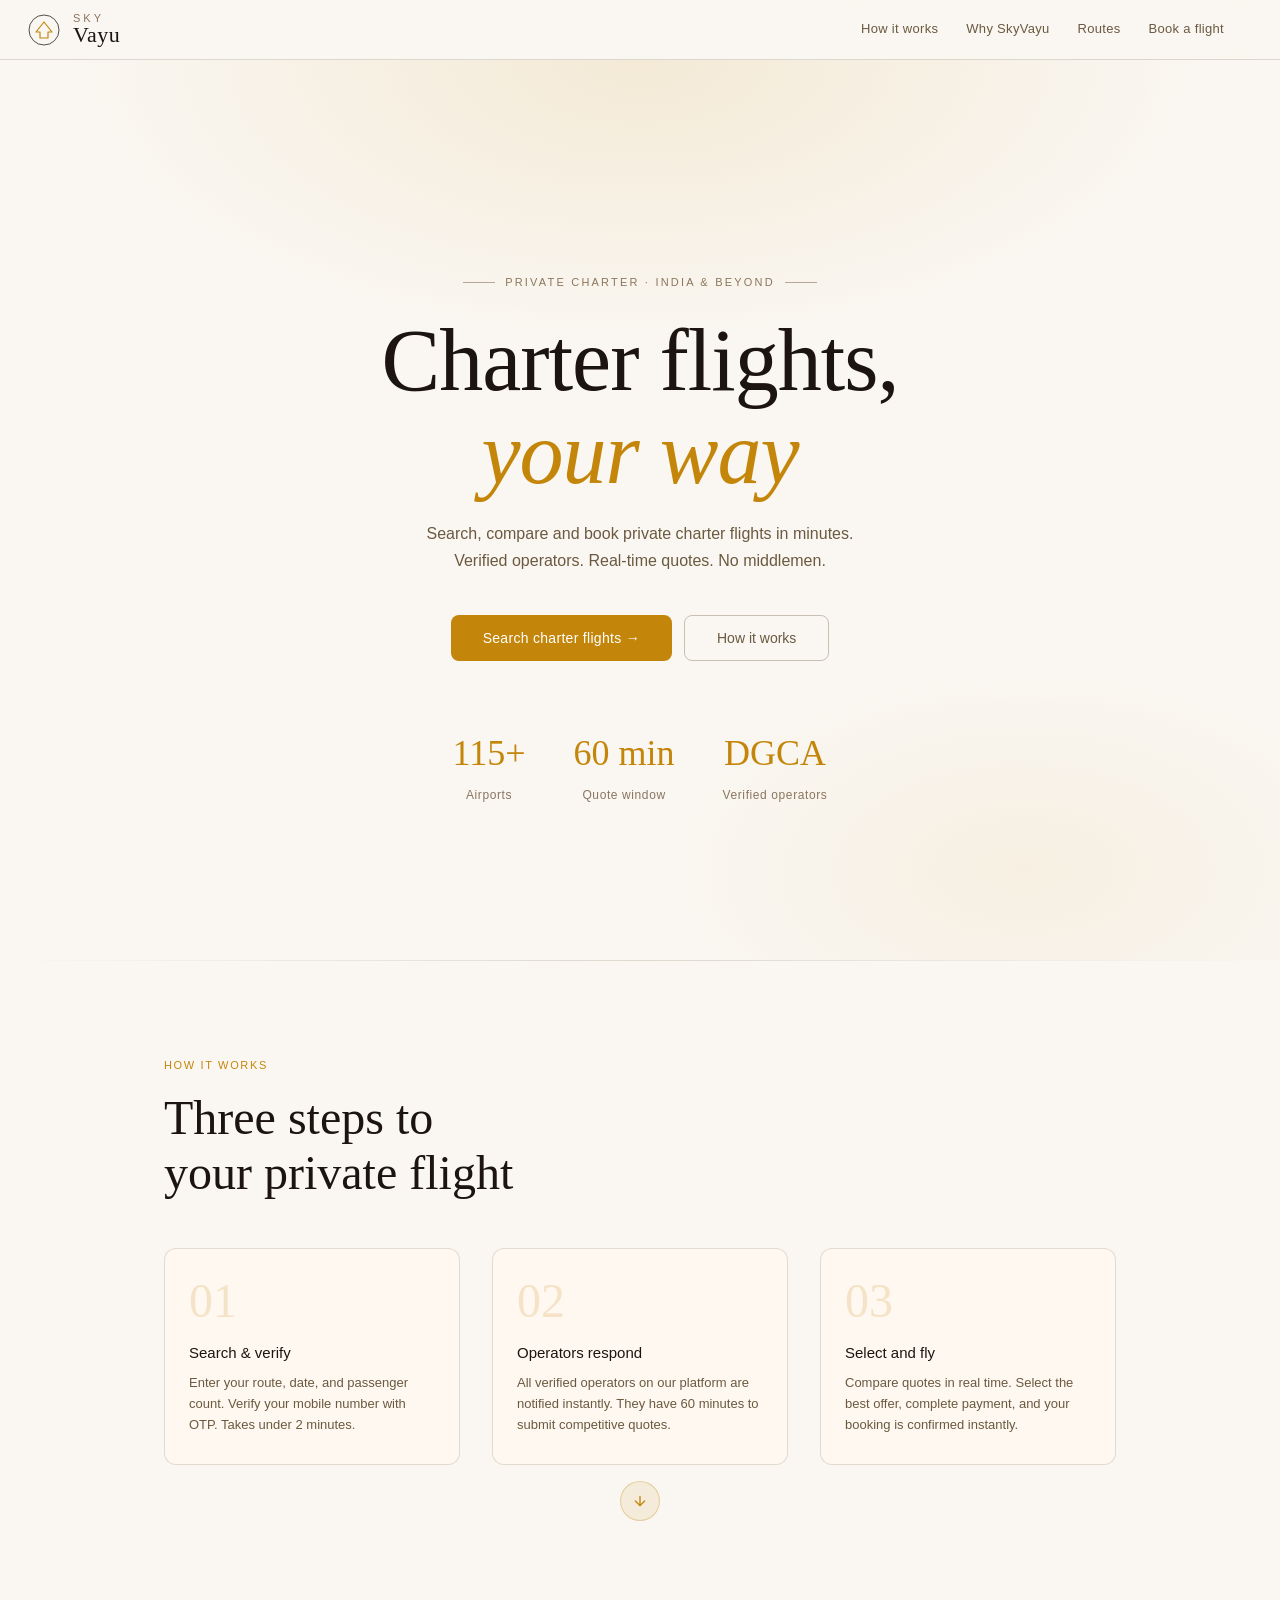
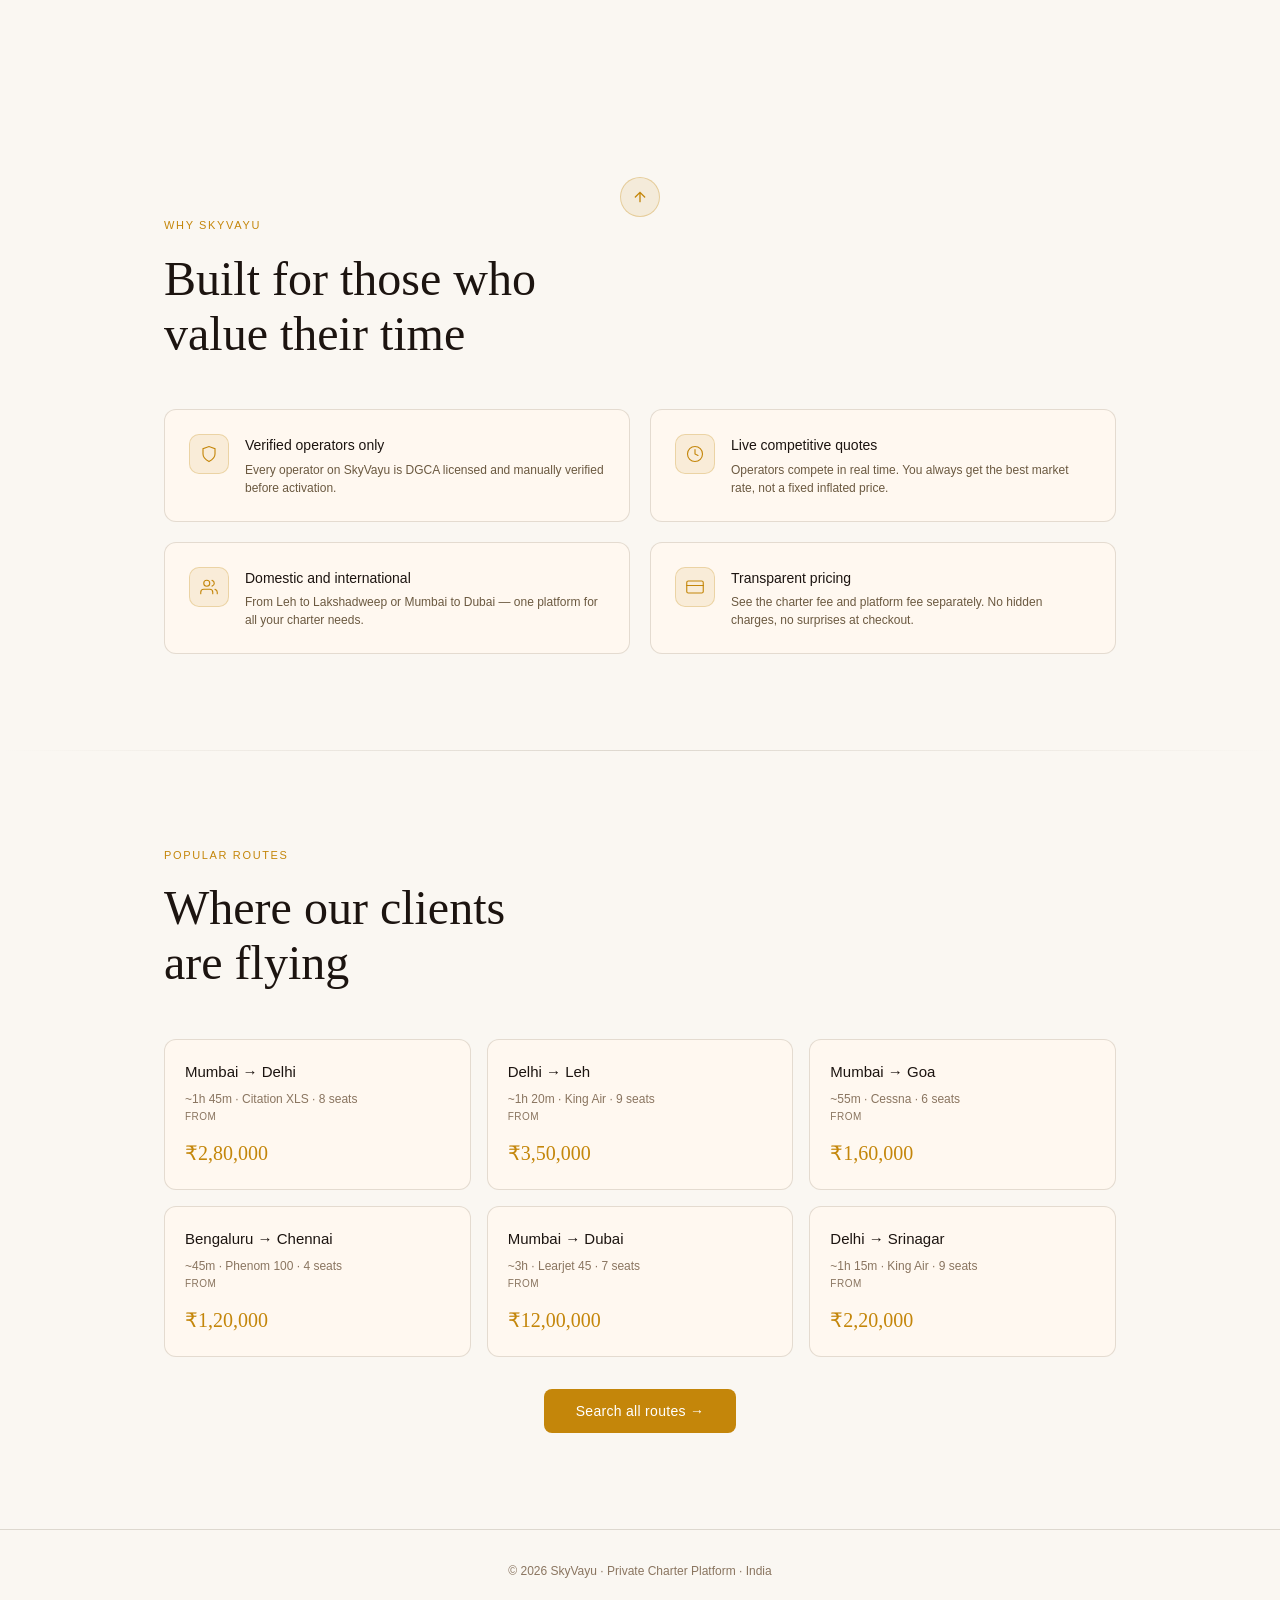
<file: index.html>
<!DOCTYPE html>
<html lang="en">
<head>
<meta charset="UTF-8"/>
<meta name="viewport" content="width=device-width,initial-scale=1.0"/>
<title>SkyVayu — Private Charter Flights</title>
<link rel="stylesheet" href="css/base.css"/>
<link rel="stylesheet" href="css/home.css"/>
</head>
<body class="on-home">

<!-- ── Nav ── -->
<nav>
  <a class="logo-wrap" href="index.html">
    <div class="logo-mark">
      <svg width="32" height="32" viewBox="0 0 32 32" fill="none">
        <circle cx="16" cy="16" r="15" stroke="#1C1410" stroke-width="0.75"/>
        <path d="M8 18 L16 8 L24 18 L20 18 L20 24 L12 24 L12 18 Z" fill="none" stroke="#C4860A" stroke-width="1.2" stroke-linejoin="round"/>
      </svg>
    </div>
    <div class="logo-text">
      <span class="logo-sky">Sky</span>
      <span class="logo-vayu">Vayu</span>
    </div>
  </a>
  <nav class="nav-links">
    <a href="#section-how">How it works</a>
    <a href="#section-why">Why SkyVayu</a>
    <a href="#section-routes">Routes</a>
    <a href="booking.html">Book a flight</a>
  </nav>
</nav>

<!-- ── Hero ── -->
<section class="hero" id="section-hero">
  <div class="hero-eyebrow">Private Charter · India &amp; Beyond</div>
  <h1 class="hero-title">Charter flights,<br><em>your way</em></h1>
  <p class="hero-sub">Search, compare and book private charter flights in minutes. Verified operators. Real-time quotes. No middlemen.</p>
  <div class="hero-cta">
    <button class="btn-hero-primary" onclick="window.location.href='booking.html'">Search charter flights →</button>
    <button class="btn-hero-outline" onclick="document.getElementById('section-how').scrollIntoView({behavior:'smooth'})">How it works</button>
  </div>
  <div class="hero-stats">
    <div class="hero-stat">
      <span class="hero-stat-num">115+</span>
      <span class="hero-stat-label">Airports</span>
    </div>
    <div class="hero-stat">
      <span class="hero-stat-num">60 min</span>
      <span class="hero-stat-label">Quote window</span>
    </div>
    <div class="hero-stat">
      <span class="hero-stat-num">DGCA</span>
      <span class="hero-stat-label">Verified operators</span>
    </div>
  </div>
</section>

<div class="section-divider"></div>

<!-- ── How it works ── -->
<div class="section" id="section-how">
  <span class="section-tag">How it works</span>
  <h2 class="section-title">Three steps to<br>your private flight</h2>
  <div class="steps">
    <div class="step">
      <div class="step-num">01</div>
      <div class="step-title">Search &amp; verify</div>
      <div class="step-desc">Enter your route, date, and passenger count. Verify your mobile number with OTP. Takes under 2 minutes.</div>
    </div>
    <div class="step">
      <div class="step-num">02</div>
      <div class="step-title">Operators respond</div>
      <div class="step-desc">All verified operators on our platform are notified instantly. They have 60 minutes to submit competitive quotes.</div>
    </div>
    <div class="step">
      <div class="step-num">03</div>
      <div class="step-title">Select and fly</div>
      <div class="step-desc">Compare quotes in real time. Select the best offer, complete payment, and your booking is confirmed instantly.</div>
    </div>
  </div>
  <div class="scroll-btn-wrap">
    <button class="scroll-btn" onclick="document.getElementById('section-why').scrollIntoView({behavior:'smooth'})" title="Scroll down">
      <svg width="16" height="16" viewBox="0 0 24 24" fill="none" stroke="currentColor" stroke-width="2" stroke-linecap="round"><path d="M12 5v14M5 12l7 7 7-7"/></svg>
    </button>
  </div>
</div>

<div class="section-divider"></div>

<!-- ── Why SkyVayu ── -->
<div class="section" id="section-why">
  <div class="scroll-btn-wrap-top">
    <button class="scroll-btn" onclick="document.getElementById('section-how').scrollIntoView({behavior:'smooth'})" title="Scroll up">
      <svg width="16" height="16" viewBox="0 0 24 24" fill="none" stroke="currentColor" stroke-width="2" stroke-linecap="round"><path d="M12 19V5M5 12l7-7 7 7"/></svg>
    </button>
  </div>
  <span class="section-tag">Why SkyVayu</span>
  <h2 class="section-title">Built for those who<br>value their time</h2>
  <div class="trust-grid">
    <div class="trust-card">
      <div class="trust-icon">
        <svg width="18" height="18" viewBox="0 0 24 24" fill="none" stroke="#C4860A" stroke-width="1.5" stroke-linecap="round"><path d="M12 22s8-4 8-10V5l-8-3-8 3v7c0 6 8 10 8 10z"/></svg>
      </div>
      <div>
        <div class="trust-title">Verified operators only</div>
        <div class="trust-desc">Every operator on SkyVayu is DGCA licensed and manually verified before activation.</div>
      </div>
    </div>
    <div class="trust-card">
      <div class="trust-icon">
        <svg width="18" height="18" viewBox="0 0 24 24" fill="none" stroke="#C4860A" stroke-width="1.5" stroke-linecap="round"><circle cx="12" cy="12" r="10"/><polyline points="12 6 12 12 16 14"/></svg>
      </div>
      <div>
        <div class="trust-title">Live competitive quotes</div>
        <div class="trust-desc">Operators compete in real time. You always get the best market rate, not a fixed inflated price.</div>
      </div>
    </div>
    <div class="trust-card">
      <div class="trust-icon">
        <svg width="18" height="18" viewBox="0 0 24 24" fill="none" stroke="#C4860A" stroke-width="1.5" stroke-linecap="round"><path d="M17 21v-2a4 4 0 0 0-4-4H5a4 4 0 0 0-4 4v2"/><circle cx="9" cy="7" r="4"/><path d="M23 21v-2a4 4 0 0 0-3-3.87"/><path d="M16 3.13a4 4 0 0 1 0 7.75"/></svg>
      </div>
      <div>
        <div class="trust-title">Domestic and international</div>
        <div class="trust-desc">From Leh to Lakshadweep or Mumbai to Dubai — one platform for all your charter needs.</div>
      </div>
    </div>
    <div class="trust-card">
      <div class="trust-icon">
        <svg width="18" height="18" viewBox="0 0 24 24" fill="none" stroke="#C4860A" stroke-width="1.5" stroke-linecap="round"><rect x="1" y="4" width="22" height="16" rx="2"/><line x1="1" y1="10" x2="23" y2="10"/></svg>
      </div>
      <div>
        <div class="trust-title">Transparent pricing</div>
        <div class="trust-desc">See the charter fee and platform fee separately. No hidden charges, no surprises at checkout.</div>
      </div>
    </div>
  </div>
</div>

<div class="section-divider"></div>

<!-- ── Popular routes ── -->
<div class="section" id="section-routes">
  <span class="section-tag">Popular routes</span>
  <h2 class="section-title">Where our clients<br>are flying</h2>
  <div class="routes-grid">
    <div class="route-card" onclick="window.location.href='booking.html?from=Mumbai+(VABB)&to=Delhi+(VIDP)'">
      <div class="route-from-to">Mumbai → Delhi</div>
      <div class="route-detail">~1h 45m · Citation XLS · 8 seats</div>
      <div class="route-price-label">FROM</div>
      <div class="route-price">₹2,80,000</div>
    </div>
    <div class="route-card" onclick="window.location.href='booking.html?from=Delhi+(VIDP)&to=Leh+(VILH)'">
      <div class="route-from-to">Delhi → Leh</div>
      <div class="route-detail">~1h 20m · King Air · 9 seats</div>
      <div class="route-price-label">FROM</div>
      <div class="route-price">₹3,50,000</div>
    </div>
    <div class="route-card" onclick="window.location.href='booking.html?from=Mumbai+(VABB)&to=Goa+(VAGO)'">
      <div class="route-from-to">Mumbai → Goa</div>
      <div class="route-detail">~55m · Cessna · 6 seats</div>
      <div class="route-price-label">FROM</div>
      <div class="route-price">₹1,60,000</div>
    </div>
    <div class="route-card" onclick="window.location.href='booking.html?from=Bengaluru+(VOBL)&to=Chennai+(VOMM)'">
      <div class="route-from-to">Bengaluru → Chennai</div>
      <div class="route-detail">~45m · Phenom 100 · 4 seats</div>
      <div class="route-price-label">FROM</div>
      <div class="route-price">₹1,20,000</div>
    </div>
    <div class="route-card" onclick="window.location.href='booking.html?from=Mumbai+(VABB)&to=Dubai+(OMDB)'">
      <div class="route-from-to">Mumbai → Dubai</div>
      <div class="route-detail">~3h · Learjet 45 · 7 seats</div>
      <div class="route-price-label">FROM</div>
      <div class="route-price">₹12,00,000</div>
    </div>
    <div class="route-card" onclick="window.location.href='booking.html?from=Delhi+(VIDP)&to=Srinagar+(VISR)'">
      <div class="route-from-to">Delhi → Srinagar</div>
      <div class="route-detail">~1h 15m · King Air · 9 seats</div>
      <div class="route-price-label">FROM</div>
      <div class="route-price">₹2,20,000</div>
    </div>
  </div>
  <div style="text-align:center;margin-top:32px;">
    <button class="btn-hero-primary" onclick="window.location.href='booking.html'">Search all routes →</button>
  </div>
</div>

<!-- ── Footer ── -->
<footer class="home-footer">
  <p>© 2026 SkyVayu · Private Charter Platform · India</p>
</footer>

</body>
</html>
</file>
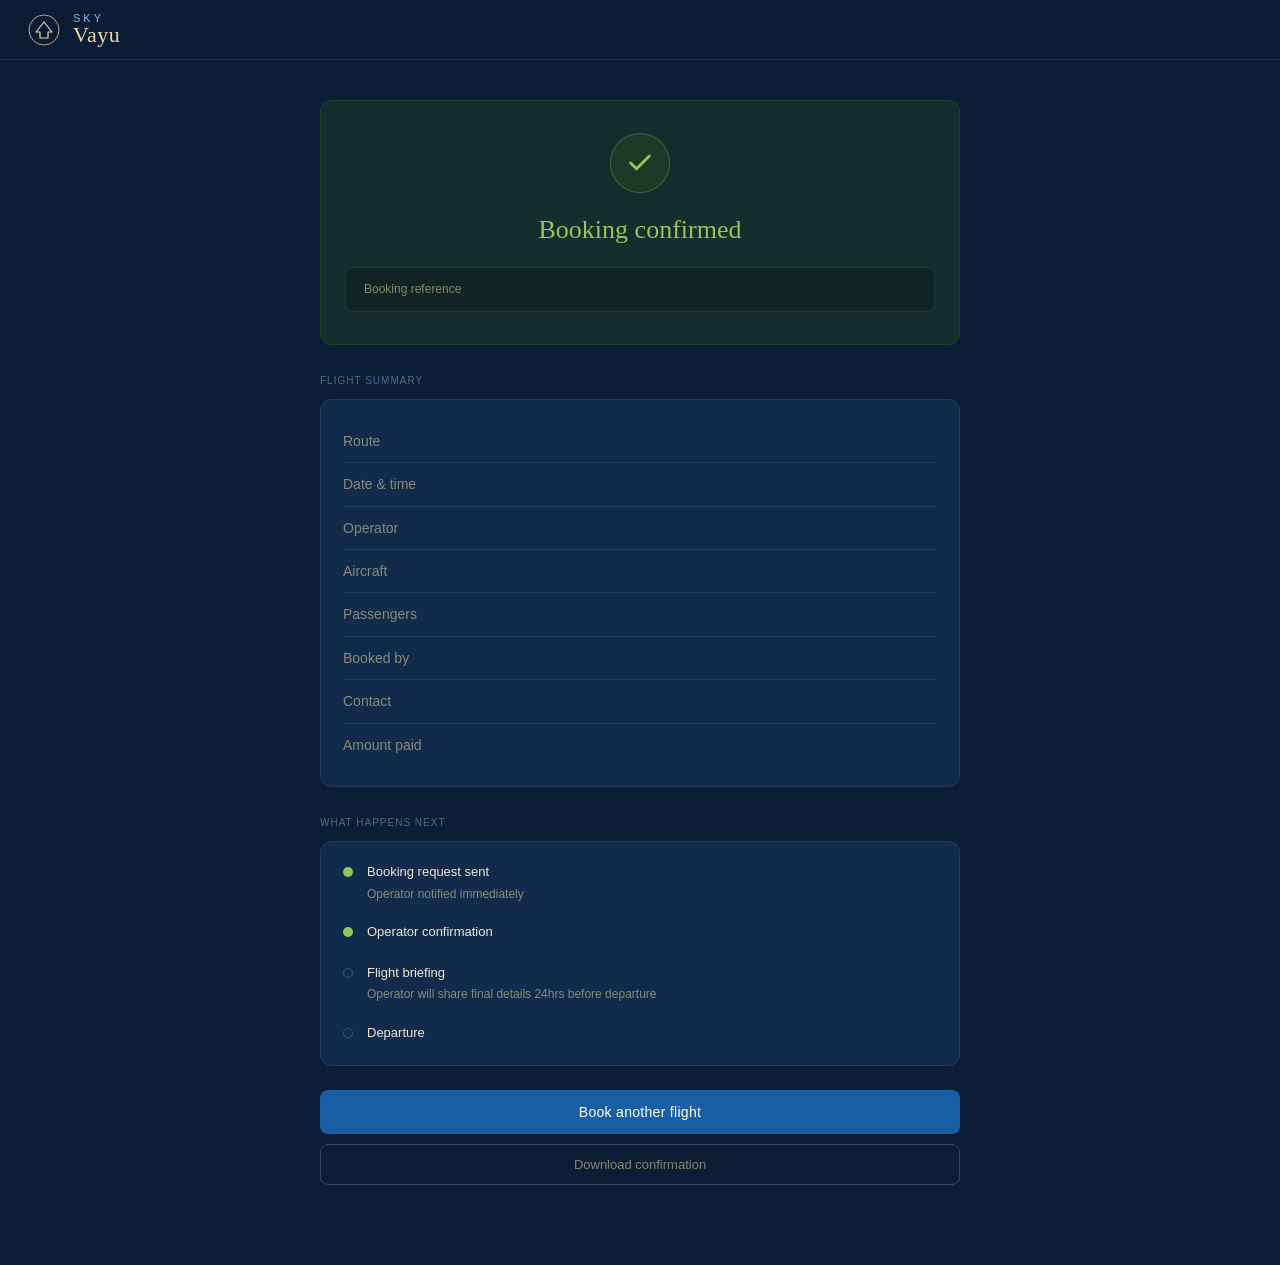
<file: confirmed.html>
<!DOCTYPE html>
<html lang="en">
<head>
<meta charset="UTF-8"/>
<meta name="viewport" content="width=device-width,initial-scale=1.0"/>
<title>Booking Confirmed — SkyVayu</title>
<link rel="stylesheet" href="css/base.css"/>
<link rel="stylesheet" href="css/app.css"/>
</head>
<body>

<!-- ── Nav ── -->
<nav>
  <a class="logo-wrap" href="index.html">
    <div class="logo-mark">
      <svg width="32" height="32" viewBox="0 0 32 32" fill="none">
        <circle cx="16" cy="16" r="15" stroke="var(--gold)" stroke-width="0.75"/>
        <path d="M8 18 L16 8 L24 18 L20 18 L20 24 L12 24 L12 18 Z" fill="none" stroke="var(--gold)" stroke-width="1.2" stroke-linejoin="round"/>
      </svg>
    </div>
    <div class="logo-text">
      <span class="logo-sky">Sky</span>
      <span class="logo-vayu">Vayu</span>
    </div>
  </a>
</nav>

<!-- ── Page ── -->
<div class="page-wrap">

  <div class="success-banner">
    <div class="check-circle">
      <svg width="28" height="28" viewBox="0 0 24 24" fill="none" stroke="#97C459" stroke-width="2.5" stroke-linecap="round" stroke-linejoin="round">
        <polyline points="20 6 9 17 4 12"></polyline>
      </svg>
    </div>
    <p style="font-family:var(--font-display);font-size:26px;font-weight:400;color:var(--green-light);margin-bottom:4px;">Booking confirmed</p>
    <p style="font-size:13px;color:rgba(151,196,89,0.7);" id="conf-notice"></p>
    <div class="ref-box">
      <span style="font-size:12px;color:var(--text-secondary);">Booking reference</span>
      <span class="ref-code" id="conf-ref"></span>
    </div>
  </div>

  <div class="section-label">Flight summary</div>
  <div class="card">
    <div class="row"><span class="row-label">Route</span><span class="row-value" id="conf-route"></span></div>
    <div class="row"><span class="row-label">Date &amp; time</span><span class="row-value" id="conf-date"></span></div>
    <div class="row"><span class="row-label">Operator</span><span class="row-value" id="conf-op"></span></div>
    <div class="row"><span class="row-label">Aircraft</span><span class="row-value" id="conf-aircraft"></span></div>
    <div class="row"><span class="row-label">Passengers</span><span class="row-value" id="conf-pax"></span></div>
    <div class="row"><span class="row-label">Booked by</span><span class="row-value" id="conf-client-name"></span></div>
    <div class="row"><span class="row-label">Contact</span><span class="row-value" style="font-size:12px;" id="conf-client-contact"></span></div>
    <div class="row"><span class="row-label">Amount paid</span><span class="row-value" style="font-family:var(--font-display);font-size:18px;color:var(--gold);" id="conf-total"></span></div>
  </div>

  <div class="section-label">What happens next</div>
  <div class="card">
    <ul class="timeline">
      <li>
        <div class="tl-dot tl-done"></div>
        <div><p class="tl-text">Booking request sent</p><p class="tl-sub">Operator notified immediately</p></div>
      </li>
      <li>
        <div class="tl-dot tl-done"></div>
        <div><p class="tl-text">Operator confirmation</p><p class="tl-sub" id="conf-op-tl"></p></div>
      </li>
      <li>
        <div class="tl-dot tl-pending"></div>
        <div><p class="tl-text">Flight briefing</p><p class="tl-sub">Operator will share final details 24hrs before departure</p></div>
      </li>
      <li>
        <div class="tl-dot tl-pending"></div>
        <div><p class="tl-text">Departure</p><p class="tl-sub" id="conf-dep"></p></div>
      </li>
    </ul>
  </div>

  <button class="btn-primary" onclick="window.location.href='booking.html'">Book another flight</button>
  <button class="btn-outline" onclick="window.print()">Download confirmation</button>
</div>

<script>
document.addEventListener('DOMContentLoaded', function() {
  var raw = sessionStorage.getItem('sv_confirmation');
  if (!raw) return;
  try {
    var c = JSON.parse(raw);
    function setText(id, val) {
      var el = document.getElementById(id);
      if (el) el.textContent = val || '—';
    }
    setText('conf-ref',            c.ref);
    setText('conf-notice',         'Confirmation will be sent to ' + c.client_email);
    setText('conf-route',          c.route);
    setText('conf-date',           c.date);
    setText('conf-op',             c.op_name);
    setText('conf-aircraft',       c.aircraft);
    setText('conf-pax',            c.pax);
    setText('conf-client-name',    c.client_name);
    setText('conf-client-contact', c.client_email + ' · ' + c.client_phone);
    setText('conf-total',          c.total);
    setText('conf-op-tl',          c.op_name + ' confirmed your booking');
    setText('conf-dep',            c.date);
  } catch(e) {
    console.error('Could not load confirmation data', e);
  }
});
</script>
</body>
</html>
</file>
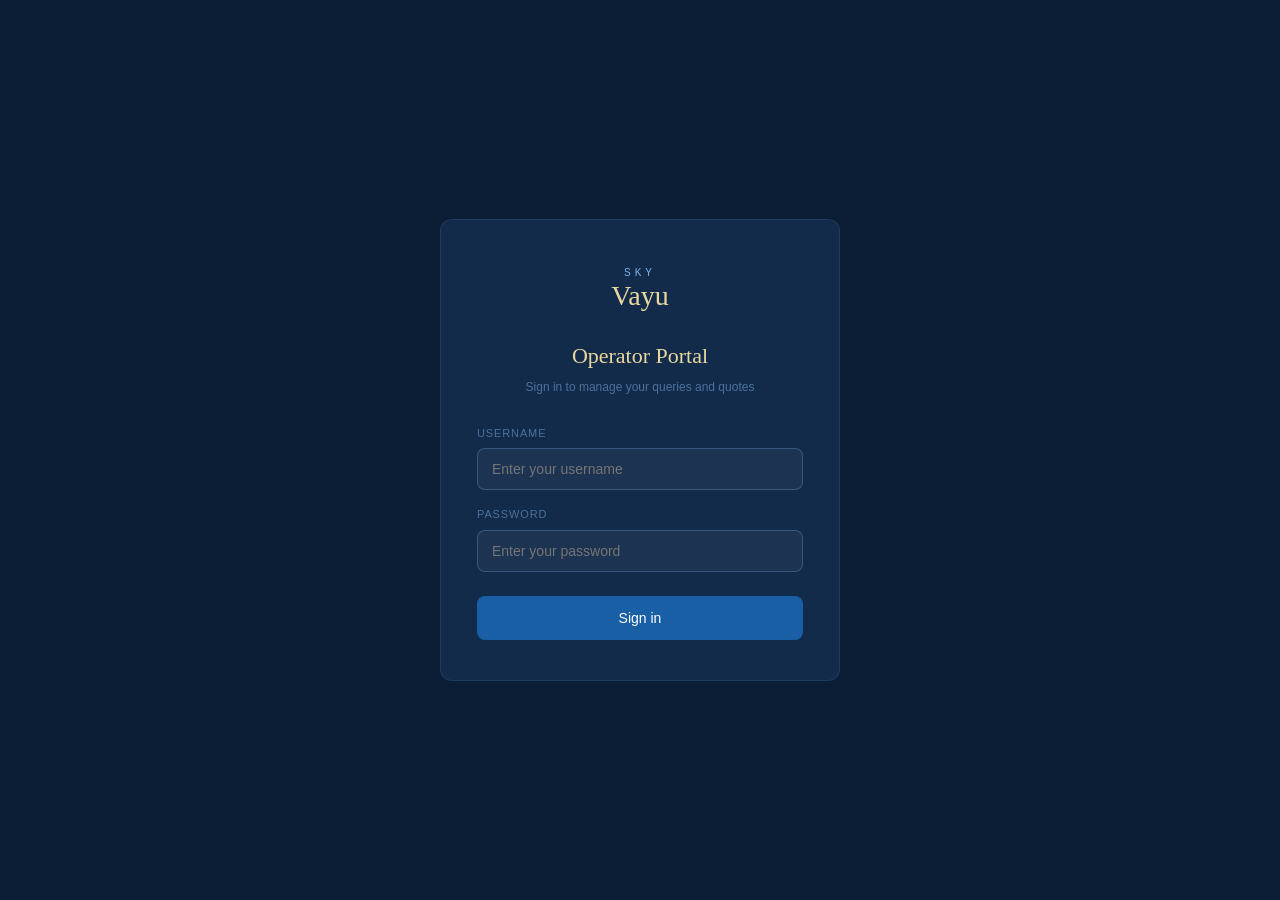
<file: operator2.html>
<!DOCTYPE html>
<html lang="en">
<head>
<meta charset="UTF-8"/>
<meta name="viewport" content="width=device-width,initial-scale=1.0"/>
<title>SkyVayu — Operator Portal</title>
<style>
*,*::before,*::after{box-sizing:border-box;margin:0;padding:0}
:root{
  --bg:#0C1E36;
  --bg-secondary:#0E2040;
  --bg-card:#132B4A;
  --bg-card-hover:#163354;
  --gold:#E8D8A0;
  --gold-dim:rgba(232,216,160,0.6);
  --blue:#185FA5;
  --blue-light:#85B7EB;
  --blue-faint:rgba(24,95,165,0.15);
  --blue-border:rgba(133,183,235,0.2);
  --green:#3B6D11;
  --green-light:#97C459;
  --green-faint:rgba(59,109,17,0.2);
  --red:#E24B4A;
  --red-faint:rgba(226,75,74,0.12);
  --amber:#EF9F27;
  --amber-faint:rgba(239,159,39,0.12);
  --text:#EEE8D5;
  --text-secondary:rgba(232,216,160,0.55);
  --text-tertiary:rgba(133,183,235,0.5);
  --border:rgba(133,183,235,0.12);
  --border-hover:rgba(133,183,235,0.28);
  --radius:8px;
  --radius-lg:12px;
  --font-display:Georgia,'Times New Roman',serif;
  --font:-apple-system,BlinkMacSystemFont,'Segoe UI',sans-serif;
}
html{scroll-behavior:smooth}
body{font-family:var(--font);background:var(--bg);color:var(--text);min-height:100vh;font-size:14px;line-height:1.6}

/* ── Login Page ── */
#page-login{display:flex;align-items:center;justify-content:center;min-height:100vh;padding:24px;}
.login-box{background:var(--bg-card);border:0.5px solid var(--border);border-radius:var(--radius-lg);padding:40px 36px;width:100%;max-width:400px;}
.login-logo{margin-bottom:28px;text-align:center;}
.login-logo .sky{font-size:10px;letter-spacing:4px;color:var(--blue-light);text-transform:uppercase;}
.login-logo .vayu{font-family:var(--font-display);font-size:28px;color:var(--gold);display:block;line-height:1;}
.login-title{font-family:var(--font-display);font-size:22px;font-weight:300;color:var(--gold);margin-bottom:4px;text-align:center;}
.login-sub{font-size:12px;color:var(--text-tertiary);text-align:center;margin-bottom:28px;}
.field-group{margin-bottom:16px;}
.field-label{font-size:11px;font-weight:500;color:var(--text-tertiary);letter-spacing:.08em;text-transform:uppercase;display:block;margin-bottom:6px;}
.field-input{width:100%;height:42px;padding:0 14px;background:rgba(255,255,255,0.04);border:0.5px solid var(--border-hover);border-radius:var(--radius);color:var(--text);font-size:14px;font-family:var(--font);outline:none;transition:border-color .2s;}
.field-input:focus{border-color:var(--blue-light);}
.field-input.error{border-color:var(--red);}
.error-msg{font-size:11px;color:var(--red);margin-top:4px;display:none;}
.error-msg.show{display:block;}
.btn-primary{width:100%;height:44px;background:var(--blue);color:#fff;border:none;border-radius:var(--radius);font-size:14px;font-weight:500;font-family:var(--font);cursor:pointer;transition:background .2s;margin-top:8px;}
.btn-primary:hover{background:#1a6dbb;}
.btn-primary:disabled{background:rgba(24,95,165,0.4);cursor:not-allowed;}
.login-error{background:var(--red-faint);border:0.5px solid rgba(226,75,74,0.3);border-radius:var(--radius);padding:10px 14px;font-size:13px;color:var(--red);margin-bottom:16px;display:none;}
.login-error.show{display:block;}

/* ── Main Layout ── */
#page-dashboard{display:none;}
#page-dashboard.active{display:flex;min-height:100vh;}

.sidebar{
  width:240px;flex-shrink:0;
  background:var(--bg-secondary);
  border-right:0.5px solid var(--border);
  display:flex;flex-direction:column;
  position:sticky;top:0;height:100vh;
  overflow-y:auto;
}
.sidebar-logo{padding:24px 20px 20px;border-bottom:0.5px solid var(--border);}
.sidebar-logo .sky{font-size:9px;letter-spacing:4px;color:var(--blue-light);text-transform:uppercase;}
.sidebar-logo .vayu{font-family:var(--font-display);font-size:20px;color:var(--gold);display:block;line-height:1;}
.sidebar-logo .portal-tag{font-size:10px;color:var(--text-tertiary);margin-top:2px;}

.operator-card{padding:16px 20px;border-bottom:0.5px solid var(--border);}
.op-name{font-size:13px;font-weight:500;color:var(--text);margin-bottom:2px;}
.op-role{font-size:11px;color:var(--text-tertiary);}
.op-online{display:inline-flex;align-items:center;gap:5px;font-size:11px;color:var(--green-light);margin-top:4px;}
.op-online::before{content:'';width:6px;height:6px;border-radius:50%;background:var(--green-light);}

.nav-section{padding:12px 0;}
.nav-label{font-size:10px;font-weight:500;color:var(--text-tertiary);letter-spacing:.1em;text-transform:uppercase;padding:6px 20px;}
.nav-item{display:flex;align-items:center;gap:10px;padding:9px 20px;cursor:pointer;transition:background .15s;color:var(--text-secondary);font-size:13px;}
.nav-item:hover{background:rgba(255,255,255,0.04);color:var(--text);}
.nav-item.active{background:var(--blue-faint);color:var(--blue-light);border-right:2px solid var(--blue-light);}
.nav-item svg{flex-shrink:0;opacity:0.7;}
.nav-item.active svg{opacity:1;}
.nav-badge{margin-left:auto;background:var(--blue);color:#fff;font-size:10px;font-weight:500;padding:1px 7px;border-radius:10px;min-width:18px;text-align:center;}

.sidebar-footer{margin-top:auto;padding:16px 20px;border-top:0.5px solid var(--border);}
.btn-logout{width:100%;height:36px;background:transparent;border:0.5px solid var(--border-hover);border-radius:var(--radius);color:var(--text-secondary);font-size:12px;font-family:var(--font);cursor:pointer;transition:all .2s;}
.btn-logout:hover{border-color:var(--red);color:var(--red);}

.main{flex:1;overflow-y:auto;}
.main-header{padding:24px 28px 0;border-bottom:0.5px solid var(--border);display:flex;align-items:center;justify-content:space-between;}
.page-title{font-family:var(--font-display);font-size:26px;font-weight:300;color:var(--gold);padding-bottom:20px;}
.main-content{padding:24px 28px;}

/* ── Cards ── */
.stat-row{display:grid;grid-template-columns:repeat(3,1fr);gap:16px;margin-bottom:24px;}
.stat-card{background:var(--bg-card);border:0.5px solid var(--border);border-radius:var(--radius-lg);padding:18px 20px;}
.stat-num{font-family:var(--font-display);font-size:32px;font-weight:300;color:var(--gold);line-height:1;}
.stat-label{font-size:12px;color:var(--text-tertiary);margin-top:4px;}
.stat-card.blue .stat-num{color:var(--blue-light);}
.stat-card.green .stat-num{color:var(--green-light);}
.stat-card.amber .stat-num{color:var(--amber);}

.card{background:var(--bg-card);border:0.5px solid var(--border);border-radius:var(--radius-lg);margin-bottom:16px;}
.card-header{padding:16px 20px;border-bottom:0.5px solid var(--border);display:flex;align-items:center;justify-content:space-between;}
.card-title{font-size:13px;font-weight:500;color:var(--text);}
.card-body{padding:20px;}

/* ── Query Cards ── */
.query-card{background:var(--bg-card);border:0.5px solid var(--border);border-radius:var(--radius-lg);padding:18px 20px;margin-bottom:12px;transition:border-color .2s;}
.query-card:hover{border-color:var(--border-hover);}
.query-top{display:flex;align-items:flex-start;justify-content:space-between;margin-bottom:12px;}
.query-route{font-size:16px;font-weight:500;color:var(--text);}
.query-meta{font-size:12px;color:var(--text-tertiary);margin-top:2px;}
.badge{font-size:10px;font-weight:500;padding:3px 10px;border-radius:20px;letter-spacing:.05em;text-transform:uppercase;}
.badge-active{background:var(--blue-faint);color:var(--blue-light);border:0.5px solid var(--blue-border);}
.badge-quoted{background:var(--amber-faint);color:var(--amber);border:0.5px solid rgba(239,159,39,0.3);}
.badge-accepted{background:var(--green-faint);color:var(--green-light);border:0.5px solid rgba(59,109,17,0.3);}
.badge-expired{background:rgba(255,255,255,0.05);color:var(--text-tertiary);border:0.5px solid var(--border);}
.query-details{display:flex;gap:20px;flex-wrap:wrap;}
.query-detail{font-size:12px;color:var(--text-secondary);}
.query-detail span{color:var(--text-tertiary);margin-right:4px;}
.query-timer{font-size:12px;color:var(--amber);font-weight:500;}
.query-actions{display:flex;gap:8px;margin-top:14px;padding-top:14px;border-top:0.5px solid var(--border);}
.btn-sm{height:34px;padding:0 16px;font-size:12px;font-weight:500;border-radius:var(--radius);cursor:pointer;font-family:var(--font);border:none;transition:all .2s;}
.btn-blue{background:var(--blue);color:#fff;}
.btn-blue:hover{background:#1a6dbb;}
.btn-outline-sm{background:transparent;border:0.5px solid var(--border-hover);color:var(--text-secondary);}
.btn-outline-sm:hover{border-color:var(--blue-border);color:var(--blue-light);}

/* ── Quote Modal ── */
.modal-overlay{display:none;position:fixed;inset:0;background:rgba(0,0,0,0.7);z-index:200;align-items:center;justify-content:center;padding:24px;}
.modal-overlay.open{display:flex;}
.modal{background:var(--bg-card);border:0.5px solid var(--border-hover);border-radius:var(--radius-lg);width:100%;max-width:560px;max-height:90vh;overflow-y:auto;}
.modal-header{padding:20px 24px;border-bottom:0.5px solid var(--border);display:flex;align-items:center;justify-content:space-between;}
.modal-title{font-family:var(--font-display);font-size:18px;font-weight:300;color:var(--gold);}
.modal-close{background:none;border:none;color:var(--text-tertiary);cursor:pointer;font-size:20px;line-height:1;padding:2px;}
.modal-close:hover{color:var(--text);}
.modal-body{padding:24px;}
.modal-footer{padding:16px 24px;border-top:0.5px solid var(--border);display:flex;gap:10px;justify-content:flex-end;}

.select-input{width:100%;height:42px;padding:0 14px;background:rgba(255,255,255,0.04);border:0.5px solid var(--border-hover);border-radius:var(--radius);color:var(--text);font-size:14px;font-family:var(--font);outline:none;cursor:pointer;}
.select-input:focus{border-color:var(--blue-light);}
.select-input option{background:var(--bg-card);}

.charge-grid{display:grid;grid-template-columns:1fr 1fr;gap:12px;margin-bottom:16px;}
.charge-row{display:flex;align-items:center;justify-content:space-between;padding:8px 0;border-bottom:0.5px solid var(--border);}
.charge-label{font-size:13px;color:var(--text-secondary);}
.charge-value{font-size:13px;color:var(--text);font-weight:500;}
.total-row{display:flex;align-items:center;justify-content:space-between;padding:12px 0;margin-top:8px;}
.total-label{font-size:15px;font-weight:500;color:var(--text);}
.total-value{font-size:20px;font-weight:500;color:var(--gold);font-family:var(--font-display);}
.gst-row{font-size:12px;color:var(--text-tertiary);text-align:right;margin-top:-4px;}

/* ── Aircraft Tab ── */
.aircraft-grid{display:grid;grid-template-columns:repeat(2,1fr);gap:16px;}
.aircraft-card{background:var(--bg-card);border:0.5px solid var(--border);border-radius:var(--radius-lg);padding:18px 20px;position:relative;}
.aircraft-type{font-size:15px;font-weight:500;color:var(--text);margin-bottom:4px;}
.aircraft-reg{font-size:12px;color:var(--text-tertiary);font-family:monospace;letter-spacing:.05em;}
.aircraft-seats{font-size:12px;color:var(--blue-light);margin-top:8px;}
.aircraft-remove{position:absolute;top:12px;right:12px;background:none;border:none;cursor:pointer;color:var(--text-tertiary);font-size:16px;line-height:1;}
.aircraft-remove:hover{color:var(--red);}
.btn-add{display:flex;align-items:center;gap:8px;height:42px;padding:0 18px;background:transparent;border:0.5px dashed var(--border-hover);border-radius:var(--radius);color:var(--text-secondary);font-size:13px;font-family:var(--font);cursor:pointer;transition:all .2s;width:100%;margin-top:4px;}
.btn-add:hover{border-color:var(--blue-border);color:var(--blue-light);}

/* ── Employees Tab ── */
.employee-row{display:flex;align-items:center;justify-content:space-between;padding:14px 0;border-bottom:0.5px solid var(--border);}
.employee-row:last-child{border-bottom:none;}
.employee-info{display:flex;align-items:center;gap:12px;}
.employee-avatar{width:36px;height:36px;border-radius:50%;background:var(--blue-faint);border:0.5px solid var(--blue-border);display:flex;align-items:center;justify-content:center;font-size:13px;font-weight:500;color:var(--blue-light);}
.employee-name{font-size:13px;font-weight:500;color:var(--text);}
.employee-username{font-size:11px;color:var(--text-tertiary);}
.employee-status{display:flex;align-items:center;gap:6px;font-size:11px;}
.status-dot{width:6px;height:6px;border-radius:50%;}
.status-online{background:var(--green-light);}
.status-offline{background:var(--text-tertiary);}

/* ── Empty State ── */
.empty-state{text-align:center;padding:48px 24px;}
.empty-icon{width:48px;height:48px;border-radius:50%;background:var(--bg-card);border:0.5px solid var(--border);display:flex;align-items:center;justify-content:center;margin:0 auto 16px;}
.empty-title{font-size:15px;font-weight:500;color:var(--text);margin-bottom:6px;}
.empty-sub{font-size:13px;color:var(--text-tertiary);}

/* ── Tabs ── */
.tab-row{display:flex;gap:4px;margin-bottom:20px;background:rgba(255,255,255,0.03);border-radius:var(--radius);padding:4px;}
.tab-btn{flex:1;height:34px;background:transparent;border:none;border-radius:6px;color:var(--text-secondary);font-size:12px;font-weight:500;font-family:var(--font);cursor:pointer;transition:all .2s;display:flex;align-items:center;justify-content:center;gap:6px;}
.tab-btn.active{background:var(--bg-card);color:var(--text);box-shadow:0 1px 4px rgba(0,0,0,0.2);}

/* ── Loading ── */
.loading{text-align:center;padding:40px;color:var(--text-tertiary);font-size:13px;}

/* ── Toast ── */
.toast{position:fixed;bottom:24px;right:24px;background:var(--bg-card);border:0.5px solid var(--border-hover);border-radius:var(--radius);padding:12px 18px;font-size:13px;color:var(--text);z-index:300;transform:translateY(80px);opacity:0;transition:all .3s;}
.toast.show{transform:translateY(0);opacity:1;}
.toast.success{border-color:rgba(59,109,17,0.5);color:var(--green-light);}
.toast.error{border-color:rgba(226,75,74,0.5);color:var(--red);}

textarea.field-input{height:80px;padding:10px 14px;resize:vertical;}
</style>
</head>
<body>

<!-- ── Login Page ── -->
<div id="page-login">
  <div class="login-box">
    <div class="login-logo">
      <span class="sky">Sky</span>
      <span class="vayu">Vayu</span>
    </div>
    <h1 class="login-title">Operator Portal</h1>
    <p class="login-sub">Sign in to manage your queries and quotes</p>
    <div class="login-error" id="login-error">Invalid username or password</div>
    <div class="field-group">
      <label class="field-label">Username</label>
      <input type="text" class="field-input" id="login-username" placeholder="Enter your username" onkeydown="if(event.key==='Enter')doLogin()"/>
    </div>
    <div class="field-group">
      <label class="field-label">Password</label>
      <input type="password" class="field-input" id="login-password" placeholder="Enter your password" onkeydown="if(event.key==='Enter')doLogin()"/>
    </div>
    <button class="btn-primary" id="login-btn" onclick="doLogin()">Sign in</button>
  </div>
</div>

<!-- ── Dashboard ── -->
<div id="page-dashboard">

  <!-- Sidebar -->
  <div class="sidebar">
    <div class="sidebar-logo">
      <span class="sky">Sky</span>
      <span class="vayu">Vayu</span>
      <div class="portal-tag">Operator Portal</div>
    </div>

    <div class="operator-card">
      <div class="op-name" id="sidebar-name">—</div>
      <div class="op-role" id="sidebar-role">—</div>
      <div class="op-online">Online</div>
    </div>

    <div class="nav-section">
      <div class="nav-label">Queries</div>
      <div class="nav-item active" onclick="showTab('active')">
        <svg width="15" height="15" viewBox="0 0 24 24" fill="none" stroke="currentColor" stroke-width="1.5" stroke-linecap="round"><circle cx="12" cy="12" r="10"/><polyline points="12 6 12 12 16 14"/></svg>
        Active queries
        <span class="nav-badge" id="badge-active">0</span>
      </div>
      <div class="nav-item" onclick="showTab('quoted')">
        <svg width="15" height="15" viewBox="0 0 24 24" fill="none" stroke="currentColor" stroke-width="1.5" stroke-linecap="round"><path d="M14 2H6a2 2 0 0 0-2 2v16a2 2 0 0 0 2 2h12a2 2 0 0 0 2-2V8z"/><polyline points="14 2 14 8 20 8"/></svg>
        Quoted — pending
        <span class="nav-badge" id="badge-quoted" style="background:rgba(239,159,39,0.3);color:var(--amber);">0</span>
      </div>
      <div class="nav-item" onclick="showTab('accepted')">
        <svg width="15" height="15" viewBox="0 0 24 24" fill="none" stroke="currentColor" stroke-width="1.5" stroke-linecap="round"><polyline points="20 6 9 17 4 12"/></svg>
        Accepted bookings
        <span class="nav-badge" id="badge-accepted" style="background:rgba(59,109,17,0.3);color:var(--green-light);">0</span>
      </div>
    </div>

    <div class="nav-section">
      <div class="nav-label">Management</div>
      <div class="nav-item" onclick="showTab('fleet')">
        <svg width="15" height="15" viewBox="0 0 24 24" fill="none" stroke="currentColor" stroke-width="1.5" stroke-linecap="round"><path d="M21 16V8a2 2 0 0 0-1-1.73l-7-4a2 2 0 0 0-2 0l-7 4A2 2 0 0 0 3 8v8a2 2 0 0 0 1 1.73l7 4a2 2 0 0 0 2 0l7-4A2 2 0 0 0 21 16z"/></svg>
        Fleet
      </div>
      <div class="nav-item" id="nav-employees" onclick="showTab('employees')" style="display:none;">
        <svg width="15" height="15" viewBox="0 0 24 24" fill="none" stroke="currentColor" stroke-width="1.5" stroke-linecap="round"><path d="M17 21v-2a4 4 0 0 0-4-4H5a4 4 0 0 0-4 4v2"/><circle cx="9" cy="7" r="4"/><path d="M23 21v-2a4 4 0 0 0-3-3.87"/><path d="M16 3.13a4 4 0 0 1 0 7.75"/></svg>
        Employees
      </div>
    </div>

    <div class="sidebar-footer">
      <button class="btn-logout" onclick="doLogout()">Sign out</button>
    </div>
  </div>

  <!-- Main Content -->
  <div class="main">

    <!-- Active Queries -->
    <div id="tab-active">
      <div class="main-header">
        <div class="page-title">Active queries</div>
      </div>
      <div class="main-content">
        <div class="stat-row">
          <div class="stat-card blue">
            <div class="stat-num" id="stat-active">0</div>
            <div class="stat-label">Active queries</div>
          </div>
          <div class="stat-card amber">
            <div class="stat-num" id="stat-quoted">0</div>
            <div class="stat-label">Awaiting response</div>
          </div>
          <div class="stat-card green">
            <div class="stat-num" id="stat-accepted">0</div>
            <div class="stat-label">Accepted this month</div>
          </div>
        </div>
        <div id="active-queries-list"><div class="loading">Loading queries...</div></div>
      </div>
    </div>

    <!-- Quoted Pending -->
    <div id="tab-quoted" style="display:none;">
      <div class="main-header">
        <div class="page-title">Quoted — awaiting client response</div>
      </div>
      <div class="main-content">
        <div id="quoted-queries-list"><div class="loading">Loading...</div></div>
      </div>
    </div>

    <!-- Accepted -->
    <div id="tab-accepted" style="display:none;">
      <div class="main-header">
        <div class="page-title">Accepted bookings</div>
      </div>
      <div class="main-content">
        <div id="accepted-queries-list"><div class="loading">Loading...</div></div>
      </div>
    </div>

    <!-- Fleet -->
    <div id="tab-fleet" style="display:none;">
      <div class="main-header">
        <div class="page-title">Fleet management</div>
      </div>
      <div class="main-content">
        <div class="aircraft-grid" id="aircraft-grid"></div>
        <button class="btn-add" onclick="openAircraftModal()" style="margin-top:16px;">
          <svg width="14" height="14" viewBox="0 0 24 24" fill="none" stroke="currentColor" stroke-width="2" stroke-linecap="round"><line x1="12" y1="5" x2="12" y2="19"/><line x1="5" y1="12" x2="19" y2="12"/></svg>
          Add aircraft
        </button>
      </div>
    </div>

    <!-- Employees -->
    <div id="tab-employees" style="display:none;">
      <div class="main-header">
        <div class="page-title">Employee accounts</div>
      </div>
      <div class="main-content">
        <div class="card">
          <div class="card-header">
            <span class="card-title">Team members</span>
            <button class="btn-sm btn-blue" onclick="openEmployeeModal()">+ Add employee</button>
          </div>
          <div class="card-body">
            <div id="employees-list"><div class="loading">Loading...</div></div>
          </div>
        </div>
      </div>
    </div>

  </div>
</div>

<!-- ── Quote Modal ── -->
<div class="modal-overlay" id="quote-modal">
  <div class="modal">
    <div class="modal-header">
      <span class="modal-title">Submit quote</span>
      <button class="modal-close" onclick="closeModal('quote-modal')">×</button>
    </div>
    <div class="modal-body">
      <div id="quote-query-info" style="background:rgba(255,255,255,0.03);border-radius:var(--radius);padding:12px 14px;margin-bottom:20px;font-size:13px;color:var(--text-secondary);"></div>

      <div class="field-group">
        <label class="field-label">Select aircraft</label>
        <select class="select-input" id="quote-aircraft" onchange="onAircraftChange()">
          <option value="">Choose aircraft...</option>
        </select>
      </div>

      <div class="charge-grid">
        <div class="field-group">
          <label class="field-label">Base charge (₹)</label>
          <input type="number" class="field-input" id="q-base" placeholder="0" oninput="calcQuote()"/>
        </div>
        <div class="field-group">
          <label class="field-label">Handling fee (₹)</label>
          <input type="number" class="field-input" id="q-handling" placeholder="0" oninput="calcQuote()"/>
        </div>
        <div class="field-group">
          <label class="field-label">Crew accommodation (₹)</label>
          <input type="number" class="field-input" id="q-crew" placeholder="0" oninput="calcQuote()"/>
        </div>
        <div class="field-group">
          <label class="field-label">Catering (₹)</label>
          <input type="number" class="field-input" id="q-catering" placeholder="0" oninput="calcQuote()"/>
        </div>
      </div>

      <div style="background:var(--bg-secondary);border-radius:var(--radius);padding:14px 16px;">
        <div class="charge-row">
          <span class="charge-label">Subtotal</span>
          <span class="charge-value" id="q-subtotal">₹0</span>
        </div>
        <div class="charge-row">
          <span class="charge-label">GST (18%)</span>
          <span class="charge-value" id="q-gst">₹0</span>
        </div>
        <div class="total-row">
          <span class="total-label">Total quote</span>
          <span class="total-value" id="q-total">₹0</span>
        </div>
      </div>

      <div class="field-group" style="margin-top:16px;">
        <label class="field-label">Notes to client (optional)</label>
        <textarea class="field-input" id="q-notes" placeholder="Any additional information..."></textarea>
      </div>
    </div>
    <div class="modal-footer">
      <button class="btn-sm btn-outline-sm" onclick="closeModal('quote-modal')">Cancel</button>
      <button class="btn-sm btn-blue" onclick="submitQuote()">Submit quote</button>
    </div>
  </div>
</div>

<!-- ── Aircraft Modal ── -->
<div class="modal-overlay" id="aircraft-modal">
  <div class="modal">
    <div class="modal-header">
      <span class="modal-title">Add aircraft</span>
      <button class="modal-close" onclick="closeModal('aircraft-modal')">×</button>
    </div>
    <div class="modal-body">
      <div class="field-group">
        <label class="field-label">Aircraft type</label>
        <input type="text" class="field-input" id="ac-type" placeholder="e.g. Citation XLS"/>
      </div>
      <div class="field-group">
        <label class="field-label">Registration</label>
        <input type="text" class="field-input" id="ac-reg" placeholder="e.g. VT-ABC"/>
      </div>
      <div class="field-group">
        <label class="field-label">Seats</label>
        <input type="number" class="field-input" id="ac-seats" placeholder="e.g. 8" min="1" max="50"/>
      </div>
    </div>
    <div class="modal-footer">
      <button class="btn-sm btn-outline-sm" onclick="closeModal('aircraft-modal')">Cancel</button>
      <button class="btn-sm btn-blue" onclick="saveAircraft()">Add aircraft</button>
    </div>
  </div>
</div>

<!-- ── Employee Modal ── -->
<div class="modal-overlay" id="employee-modal">
  <div class="modal">
    <div class="modal-header">
      <span class="modal-title">Add employee</span>
      <button class="modal-close" onclick="closeModal('employee-modal')">×</button>
    </div>
    <div class="modal-body">
      <div class="field-group">
        <label class="field-label">Full name</label>
        <input type="text" class="field-input" id="emp-name" placeholder="Employee full name"/>
      </div>
      <div class="field-group">
        <label class="field-label">Username</label>
        <input type="text" class="field-input" id="emp-username" placeholder="Choose a username"/>
      </div>
      <div class="field-group">
        <label class="field-label">Password</label>
        <input type="password" class="field-input" id="emp-password" placeholder="Set a password"/>
      </div>
    </div>
    <div class="modal-footer">
      <button class="btn-sm btn-outline-sm" onclick="closeModal('employee-modal')">Cancel</button>
      <button class="btn-sm btn-blue" onclick="saveEmployee()">Create account</button>
    </div>
  </div>
</div>

<!-- Toast -->
<div class="toast" id="toast"></div>

<script>
var SUPABASE_URL = 'https://avabdfbotzlqqhopuwjm.supabase.co';
var SUPABASE_KEY = 'sb_publishable_k3-f2knVbBIrWN__8TTWlg_pUn-_nfs';

var currentUser = null;
var currentOperator = null;
var currentQueryId = null;
var aircraftList = [];
var lastCharges = {};

function sbFetch(path, opts) {
  opts = opts || {};
  var headers = {
    'Content-Type': 'application/json',
    'apikey': SUPABASE_KEY,
    'Authorization': 'Bearer ' + SUPABASE_KEY
  };
  if (opts.prefer) headers['Prefer'] = opts.prefer;
  return fetch(SUPABASE_URL + '/rest/v1/' + path, {
    method: opts.method || 'GET',
    headers: headers,
    body: opts.body ? JSON.stringify(opts.body) : undefined
  }).then(function(r){ return r.json().then(function(d){ return {ok:r.ok, status:r.status, data:d}; }); });
}

async function doLogin() {
  var username = document.getElementById('login-username').value.trim();
  var password = document.getElementById('login-password').value;
  var errEl = document.getElementById('login-error');
  errEl.classList.remove('show');

  if (!username || !password) { errEl.textContent = 'Please enter username and password'; errEl.classList.add('show'); return; }

  document.getElementById('login-btn').disabled = true;
  document.getElementById('login-btn').textContent = 'Signing in...';

  try {
    // Step 1: get user
    var userRes = await sbFetch('operator_users?username=eq.' + encodeURIComponent(username));
    if (!userRes.ok || !userRes.data || userRes.data.length === 0) throw new Error('Invalid credentials');
    var user = userRes.data[0];
    if (!user.is_active) throw new Error('Account inactive');
    if ((user.password_hash || '').trim() !== (password || '').trim()) throw new Error('Invalid credentials');

    // Step 2: get operator
    var opRes = await sbFetch('operators?id=eq.' + user.operator_id);
    if (!opRes.ok || !opRes.data || opRes.data.length === 0) throw new Error('Operator not found');
    var operator = opRes.data[0];

    currentUser = user;
    currentOperator = operator;

    // Update last login
    await sbFetch('operator_users?id=eq.' + user.id, { method:'PATCH', body:{ last_login: new Date().toISOString() } });

    document.getElementById('page-login').style.display = 'none';
    document.getElementById('page-dashboard').classList.add('active');
    document.getElementById('sidebar-name').textContent = user.full_name || username;
    document.getElementById('sidebar-role').textContent = user.role === 'owner' ? operator.company_name + ' · Owner' : operator.company_name + ' · Sales';
    if (user.role === 'owner') document.getElementById('nav-employees').style.display = 'flex';

    loadDashboard();
  } catch(e) {
    errEl.textContent = 'Invalid username or password';
    errEl.classList.add('show');
  }

  document.getElementById('login-btn').disabled = false;
  document.getElementById('login-btn').textContent = 'Sign in';
}

function doLogout() {
  currentUser = null;
  currentOperator = null;
  document.getElementById('page-dashboard').classList.remove('active');
  document.getElementById('page-login').style.display = 'flex';
  document.getElementById('login-username').value = '';
  document.getElementById('login-password').value = '';
}

function showTab(tab) {
  ['active','quoted','accepted','fleet','employees'].forEach(function(t) {
    var el = document.getElementById('tab-' + t);
    if (el) el.style.display = 'none';
  });
  document.getElementById('tab-' + tab).style.display = 'block';
  document.querySelectorAll('.nav-item').forEach(function(el){ el.classList.remove('active'); });
  var navItem = document.querySelector('[onclick="showTab(\'' + tab + '\')"]');
  if (navItem) navItem.classList.add('active');

  if (tab === 'fleet') loadFleet();
  if (tab === 'employees') loadEmployees();
}

async function loadDashboard() {
  await loadQueries();
  loadFleet();
}

function fmtDate(d) {
  if (!d) return '—';
  var p = d.split('-');
  if (p.length !== 3) return d;
  return p[2] + '-' + p[1] + '-' + p[0];
}

function fmtPrice(n) {
  return '₹' + Number(n).toLocaleString('en-IN');
}

function timeRemaining(expiresAt) {
  var diff = new Date(expiresAt) - new Date();
  if (diff <= 0) return 'Expired';
  var mins = Math.floor(diff / 60000);
  var secs = Math.floor((diff % 60000) / 1000);
  return mins + 'm ' + secs + 's remaining';
}

async function loadQueries() {
  var opId = currentOperator.id;

  // Load all queries (active = not expired and open)
  var activeRes = await sbFetch('queries?status=eq.open&expires_at=gt.' + new Date().toISOString() + '&order=created_at.desc');
  // Load quotes by this operator
  var quotesRes = await sbFetch('quotes?operator_id=eq.' + opId + '&select=*,queries(*)&order=created_at.desc');

  var activeQueries = activeRes.ok ? activeRes.data : [];
  var myQuotes = quotesRes.ok ? quotesRes.data : [];

  var quotedQueryIds = myQuotes.map(function(q){ return q.query_id; });
  var unquoted = activeQueries.filter(function(q){ return !quotedQueryIds.includes(q.id); });
  var quotedPending = myQuotes.filter(function(q){ return q.status === 'pending'; });
  var accepted = myQuotes.filter(function(q){ return q.status === 'accepted'; });

  document.getElementById('stat-active').textContent = unquoted.length;
  document.getElementById('stat-quoted').textContent = quotedPending.length;
  document.getElementById('stat-accepted').textContent = accepted.length;
  document.getElementById('badge-active').textContent = unquoted.length;
  document.getElementById('badge-quoted').textContent = quotedPending.length;
  document.getElementById('badge-accepted').textContent = accepted.length;

  renderActiveQueries(unquoted);
  renderQuotedQueries(quotedPending);
  renderAcceptedQueries(accepted);
}

function renderActiveQueries(queries) {
  var el = document.getElementById('active-queries-list');
  if (!queries.length) {
    el.innerHTML = '<div class="empty-state"><div class="empty-icon"><svg width="20" height="20" viewBox="0 0 24 24" fill="none" stroke="#85B7EB" stroke-width="1.5" stroke-linecap="round"><circle cx="12" cy="12" r="10"/><polyline points="12 6 12 12 16 14"/></svg></div><div class="empty-title">No active queries</div><div class="empty-sub">New client queries will appear here</div></div>';
    return;
  }
  el.innerHTML = queries.map(function(q) {
    var route = q.trip_type === 'multi' ? (q.sectors ? q.sectors.length + ' sectors' : 'Multiple sectors') : (q.departure || '—') + ' → ' + (q.destination || '—');
    return '<div class="query-card">'
      + '<div class="query-top">'
      + '<div><div class="query-route">' + route + '</div>'
      + '<div class="query-meta">' + (q.trip_type === 'oneway' ? 'One way' : q.trip_type === 'return' ? 'Round trip' : 'Multi sector') + ' · ' + fmtDate(q.flight_date) + (q.flight_time ? ' at ' + q.flight_time : '') + '</div></div>'
      + '<span class="badge badge-active">Active</span>'
      + '</div>'
      + '<div class="query-details">'
      + '<div class="query-detail"><span>Pax</span>' + q.passengers + '</div>'
      + (q.medivac ? '<div class="query-detail"><span>Medivac</span>Yes</div>' : '')
      + (q.pets ? '<div class="query-detail"><span>Pets</span>Yes</div>' : '')
      + '</div>'
      + '<div class="query-timer" id="timer-' + q.id + '">' + timeRemaining(q.expires_at) + '</div>'
      + '<div class="query-actions">'
      + '<button class="btn-sm btn-blue" onclick="openQuoteModal(\'' + q.id + '\')">Submit quote</button>'
      + '</div></div>';
  }).join('');

  // Live timers
  queries.forEach(function(q) {
    setInterval(function() {
      var el = document.getElementById('timer-' + q.id);
      if (el) el.textContent = timeRemaining(q.expires_at);
    }, 1000);
  });
}

function renderQuotedQueries(quotes) {
  var el = document.getElementById('quoted-queries-list');
  if (!quotes.length) {
    el.innerHTML = '<div class="empty-state"><div class="empty-icon"><svg width="20" height="20" viewBox="0 0 24 24" fill="none" stroke="#85B7EB" stroke-width="1.5" stroke-linecap="round"><path d="M14 2H6a2 2 0 0 0-2 2v16a2 2 0 0 0 2 2h12a2 2 0 0 0 2-2V8z"/><polyline points="14 2 14 8 20 8"/></svg></div><div class="empty-title">No pending quotes</div><div class="empty-sub">Quotes awaiting client response will appear here</div></div>';
    return;
  }
  el.innerHTML = quotes.map(function(q) {
    var query = q.queries || {};
    var route = query.trip_type === 'multi' ? 'Multiple sectors' : (query.departure || '—') + ' → ' + (query.destination || '—');
    return '<div class="query-card">'
      + '<div class="query-top">'
      + '<div><div class="query-route">' + route + '</div>'
      + '<div class="query-meta">' + fmtDate(query.flight_date) + ' · ' + (q.aircraft_type || '—') + '</div></div>'
      + '<span class="badge badge-quoted">Quoted</span>'
      + '</div>'
      + '<div class="query-details">'
      + '<div class="query-detail"><span>Your quote</span>' + fmtPrice(q.price) + '</div>'
      + '<div class="query-detail"><span>Pax</span>' + (query.passengers || '—') + '</div>'
      + '</div></div>';
  }).join('');
}

function renderAcceptedQueries(quotes) {
  var el = document.getElementById('accepted-queries-list');
  if (!quotes.length) {
    el.innerHTML = '<div class="empty-state"><div class="empty-icon"><svg width="20" height="20" viewBox="0 0 24 24" fill="none" stroke="#97C459" stroke-width="1.5" stroke-linecap="round"><polyline points="20 6 9 17 4 12"/></svg></div><div class="empty-title">No accepted bookings yet</div><div class="empty-sub">Flights booked by clients will appear here</div></div>';
    return;
  }
  el.innerHTML = quotes.map(function(q) {
    var query = q.queries || {};
    var route = query.trip_type === 'multi' ? 'Multiple sectors' : (query.departure || '—') + ' → ' + (query.destination || '—');
    return '<div class="query-card">'
      + '<div class="query-top">'
      + '<div><div class="query-route">' + route + '</div>'
      + '<div class="query-meta">' + fmtDate(query.flight_date) + ' · ' + (q.aircraft_type || '—') + ' · ' + (q.aircraft_registration || '—') + '</div></div>'
      + '<span class="badge badge-accepted">Accepted</span>'
      + '</div>'
      + '<div class="query-details">'
      + '<div class="query-detail"><span>Booking value</span>' + fmtPrice(q.price) + '</div>'
      + '<div class="query-detail"><span>Pax</span>' + (query.passengers || '—') + '</div>'
      + (q.client_name ? '<div class="query-detail"><span>Client</span>' + q.client_name + '</div>' : '')
      + '</div></div>';
  }).join('');
}

async function loadFleet() {
  var res = await sbFetch('aircraft?operator_id=eq.' + currentOperator.id + '&is_active=eq.true&order=created_at.asc');
  aircraftList = res.ok ? res.data : [];
  var grid = document.getElementById('aircraft-grid');
  if (!aircraftList.length) {
    grid.innerHTML = '<div style="grid-column:span 2;"><div class="empty-state"><div class="empty-title">No aircraft added</div><div class="empty-sub">Add your fleet to start submitting quotes</div></div></div>';
    return;
  }
  grid.innerHTML = aircraftList.map(function(a) {
    return '<div class="aircraft-card">'
      + '<button class="aircraft-remove" onclick="removeAircraft(\'' + a.id + '\')">×</button>'
      + '<div class="aircraft-type">' + a.aircraft_type + '</div>'
      + '<div class="aircraft-reg">' + a.registration + '</div>'
      + (a.seats ? '<div class="aircraft-seats">' + a.seats + ' seats</div>' : '')
      + '</div>';
  }).join('');
}

async function saveAircraft() {
  var type = document.getElementById('ac-type').value.trim();
  var reg = document.getElementById('ac-reg').value.trim();
  var seats = parseInt(document.getElementById('ac-seats').value) || null;
  if (!type || !reg) { showToast('Please enter aircraft type and registration', 'error'); return; }

  var res = await sbFetch('aircraft', { method:'POST', body:{ operator_id: currentOperator.id, aircraft_type: type, registration: reg, seats: seats }, prefer:'return=representation' });
  if (res.ok) {
    closeModal('aircraft-modal');
    document.getElementById('ac-type').value = '';
    document.getElementById('ac-reg').value = '';
    document.getElementById('ac-seats').value = '';
    loadFleet();
    showToast('Aircraft added successfully', 'success');
  } else {
    showToast('Failed to add aircraft', 'error');
  }
}

async function removeAircraft(id) {
  if (!confirm('Remove this aircraft?')) return;
  await sbFetch('aircraft?id=eq.' + id, { method:'PATCH', body:{ is_active: false } });
  loadFleet();
  showToast('Aircraft removed', 'success');
}

async function loadEmployees() {
  var res = await sbFetch('operator_users?operator_id=eq.' + currentOperator.id + '&role=eq.employee&order=created_at.asc');
  var employees = res.ok ? res.data : [];
  var el = document.getElementById('employees-list');
  if (!employees.length) {
    el.innerHTML = '<div class="empty-state"><div class="empty-title">No employees added</div><div class="empty-sub">Create accounts for your sales team</div></div>';
    return;
  }
  el.innerHTML = employees.map(function(e) {
    var initials = (e.full_name || e.username).split(' ').map(function(w){ return w[0]; }).join('').substring(0,2).toUpperCase();
    var isRecent = e.last_login && (new Date() - new Date(e.last_login)) < 30 * 60 * 1000;
    return '<div class="employee-row">'
      + '<div class="employee-info">'
      + '<div class="employee-avatar">' + initials + '</div>'
      + '<div><div class="employee-name">' + (e.full_name || e.username) + '</div>'
      + '<div class="employee-username">@' + e.username + '</div></div>'
      + '</div>'
      + '<div class="employee-status">'
      + '<div class="status-dot ' + (isRecent ? 'status-online' : 'status-offline') + '"></div>'
      + '<span style="color:var(--text-tertiary)">' + (isRecent ? 'Online' : e.last_login ? 'Last seen ' + new Date(e.last_login).toLocaleDateString() : 'Never logged in') + '</span>'
      + '</div></div>';
  }).join('');
}

async function saveEmployee() {
  var name = document.getElementById('emp-name').value.trim();
  var username = document.getElementById('emp-username').value.trim();
  var password = document.getElementById('emp-password').value;
  if (!name || !username || !password) { showToast('Please fill in all fields', 'error'); return; }

  var res = await sbFetch('operator_users', { method:'POST', body:{ operator_id: currentOperator.id, full_name: name, username: username, password_hash: password, role: 'employee' }, prefer:'return=representation' });
  if (res.ok) {
    closeModal('employee-modal');
    document.getElementById('emp-name').value = '';
    document.getElementById('emp-username').value = '';
    document.getElementById('emp-password').value = '';
    loadEmployees();
    showToast('Employee account created', 'success');
  } else {
    showToast('Username already taken or error occurred', 'error');
  }
}

async function openQuoteModal(queryId) {
  currentQueryId = queryId;

  // Get query details
  var res = await sbFetch('queries?id=eq.' + queryId);
  var query = res.data && res.data[0];
  if (!query) return;

  var route = query.trip_type === 'multi' ? 'Multiple sectors' : (query.departure || '—') + ' → ' + (query.destination || '—');
  document.getElementById('quote-query-info').innerHTML =
    '<strong style="color:var(--text);">' + route + '</strong><br>'
    + (fmtDate(query.flight_date)) + (query.flight_time ? ' at ' + query.flight_time : '') + ' &nbsp;·&nbsp; ' + query.passengers + ' pax';

  // Populate aircraft dropdown
  var sel = document.getElementById('quote-aircraft');
  sel.innerHTML = '<option value="">Choose aircraft...</option>'
    + aircraftList.map(function(a){ return '<option value="' + a.id + '" data-type="' + a.aircraft_type + '" data-reg="' + a.registration + '">' + a.aircraft_type + ' — ' + a.registration + '</option>'; }).join('');

  // Reset fields
  ['q-base','q-handling','q-crew','q-catering','q-notes'].forEach(function(id){ document.getElementById(id).value = ''; });
  calcQuote();

  document.getElementById('quote-modal').classList.add('open');
}

function onAircraftChange() {
  var aircraftId = document.getElementById('quote-aircraft').value;
  if (!aircraftId || !lastCharges[aircraftId]) return;
  var last = lastCharges[aircraftId];
  document.getElementById('q-base').value = last.base || '';
  document.getElementById('q-handling').value = last.handling || '';
  document.getElementById('q-crew').value = last.crew || '';
  document.getElementById('q-catering').value = last.catering || '';
  calcQuote();
}

function calcQuote() {
  var base = parseFloat(document.getElementById('q-base').value) || 0;
  var handling = parseFloat(document.getElementById('q-handling').value) || 0;
  var crew = parseFloat(document.getElementById('q-crew').value) || 0;
  var catering = parseFloat(document.getElementById('q-catering').value) || 0;
  var subtotal = base + handling + crew + catering;
  var gst = Math.round(subtotal * 0.18);
  var total = subtotal + gst;
  document.getElementById('q-subtotal').textContent = fmtPrice(subtotal);
  document.getElementById('q-gst').textContent = fmtPrice(gst);
  document.getElementById('q-total').textContent = fmtPrice(total);
}

async function submitQuote() {
  var aircraftId = document.getElementById('quote-aircraft').value;
  var base = parseFloat(document.getElementById('q-base').value) || 0;
  var handling = parseFloat(document.getElementById('q-handling').value) || 0;
  var crew = parseFloat(document.getElementById('q-crew').value) || 0;
  var catering = parseFloat(document.getElementById('q-catering').value) || 0;
  var notes = document.getElementById('q-notes').value.trim();

  if (!aircraftId) { showToast('Please select an aircraft', 'error'); return; }
  if (!base) { showToast('Please enter at least a base charge', 'error'); return; }

  var subtotal = base + handling + crew + catering;
  var gst = Math.round(subtotal * 0.18);
  var total = subtotal + gst;

  var sel = document.getElementById('quote-aircraft');
  var opt = sel.options[sel.selectedIndex];
  var aircraftType = opt.dataset.type;
  var aircraftReg = opt.dataset.reg;

  var quoteRes = await sbFetch('quotes', {
    method: 'POST',
    prefer: 'return=representation',
    body: {
      query_id: currentQueryId,
      operator_id: currentOperator.id,
      operator_name: currentOperator.company_name,
      aircraft_id: aircraftId,
      aircraft_type: aircraftType,
      aircraft_registration: aircraftReg,
      price: total,
      notes: notes,
      status: 'pending',
      submitted_by: currentUser.id
    }
  });

  if (!quoteRes.ok) { showToast('Failed to submit quote', 'error'); return; }

  var quoteId = quoteRes.data[0].id;

  // Save charge breakdown
  await sbFetch('quote_items', {
    method: 'POST',
    body: {
      quote_id: quoteId,
      base_charge: base,
      handling_fee: handling,
      crew_accommodation: crew,
      catering: catering,
      gst_amount: gst,
      total: total
    }
  });

  // Cache last charges for this aircraft
  lastCharges[aircraftId] = { base, handling, crew, catering };

  closeModal('quote-modal');
  showToast('Quote submitted successfully!', 'success');
  loadDashboard();
}

function openAircraftModal() { document.getElementById('aircraft-modal').classList.add('open'); }
function openEmployeeModal() { document.getElementById('employee-modal').classList.add('open'); }
function closeModal(id) { document.getElementById(id).classList.remove('open'); }

function showToast(msg, type) {
  var t = document.getElementById('toast');
  t.textContent = msg;
  t.className = 'toast ' + (type || '');
  t.classList.add('show');
  setTimeout(function(){ t.classList.remove('show'); }, 3000);
}

// Close modals on overlay click
document.querySelectorAll('.modal-overlay').forEach(function(el) {
  el.addEventListener('click', function(e) {
    if (e.target === el) el.classList.remove('open');
  });
});
</script>
</body>
</html>
</file>
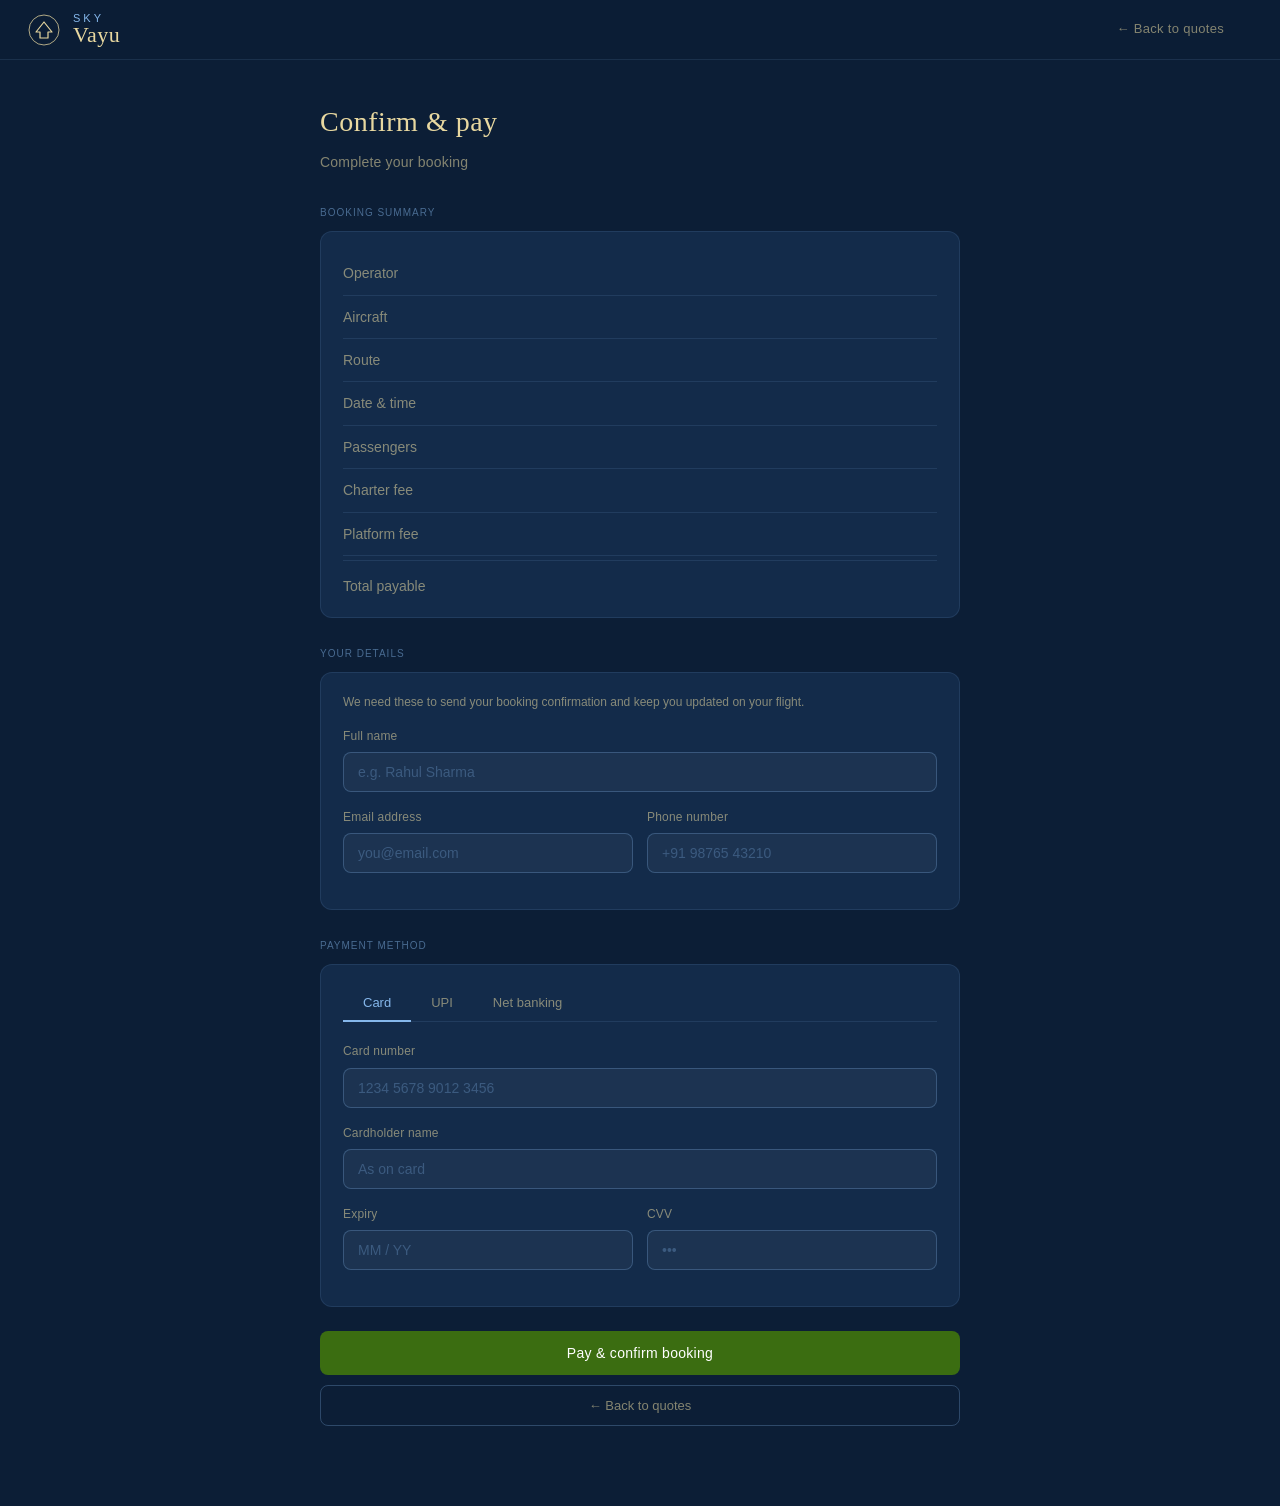
<file: payment.html>
<!DOCTYPE html>
<html lang="en">
<head>
<meta charset="UTF-8"/>
<meta name="viewport" content="width=device-width,initial-scale=1.0"/>
<title>Confirm &amp; Pay — SkyVayu</title>
<link rel="stylesheet" href="css/base.css"/>
<link rel="stylesheet" href="css/app.css"/>
</head>
<body>

<!-- ── Nav ── -->
<nav>
  <a class="logo-wrap" href="index.html">
    <div class="logo-mark">
      <svg width="32" height="32" viewBox="0 0 32 32" fill="none">
        <circle cx="16" cy="16" r="15" stroke="var(--gold)" stroke-width="0.75"/>
        <path d="M8 18 L16 8 L24 18 L20 18 L20 24 L12 24 L12 18 Z" fill="none" stroke="var(--gold)" stroke-width="1.2" stroke-linejoin="round"/>
      </svg>
    </div>
    <div class="logo-text">
      <span class="logo-sky">Sky</span>
      <span class="logo-vayu">Vayu</span>
    </div>
  </a>
  <nav class="nav-links">
    <a href="results.html">← Back to quotes</a>
  </nav>
</nav>

<!-- ── Page ── -->
<div class="page-wrap">
  <div class="page-hero">
    <h2>Confirm &amp; pay</h2>
    <p id="pay-subtitle">Complete your booking</p>
  </div>

  <div class="section-label">Booking summary</div>
  <div class="card">
    <div class="row"><span class="row-label">Operator</span><span class="row-value" id="pay-op"></span></div>
    <div class="row"><span class="row-label">Aircraft</span><span class="row-value" id="pay-aircraft"></span></div>
    <div class="row"><span class="row-label">Route</span><span class="row-value" id="pay-route"></span></div>
    <div class="row"><span class="row-label">Date &amp; time</span><span class="row-value" id="pay-date"></span></div>
    <div class="row"><span class="row-label">Passengers</span><span class="row-value" id="pay-pax"></span></div>
    <div class="row"><span class="row-label">Charter fee</span><span class="row-value" id="pay-charter"></span></div>
    <div class="row"><span class="row-label">Platform fee</span><span class="row-value" id="pay-platform"></span></div>
    <div class="total-row">
      <span style="font-size:14px;font-weight:500;color:var(--text-secondary);">Total payable</span>
      <span style="font-family:var(--font-display);font-size:28px;font-weight:400;color:var(--gold);" id="pay-total"></span>
    </div>
  </div>

  <div class="section-label">Your details</div>
  <div class="card">
    <p style="font-size:12px;color:var(--text-secondary);margin-bottom:14px;line-height:1.6;">We need these to send your booking confirmation and keep you updated on your flight.</p>
    <div class="field-group">
      <label class="field-label">Full name</label>
      <input type="text" id="client-name" placeholder="e.g. Rahul Sharma" oninput="clearErr(this)"/>
      <span class="error-msg" id="err-client-name">Please enter your full name</span>
    </div>
    <div class="grid-2">
      <div class="field-group">
        <label class="field-label">Email address</label>
        <input type="text" id="client-email" placeholder="you@email.com" oninput="clearErr(this)"/>
        <span class="error-msg" id="err-client-email">Please enter a valid email address</span>
      </div>
      <div class="field-group">
        <label class="field-label">Phone number</label>
        <input type="text" id="client-phone" placeholder="+91 98765 43210" oninput="clearErr(this)"/>
        <span class="error-msg" id="err-client-phone">Please enter your phone number</span>
      </div>
    </div>
  </div>

  <div class="section-label">Payment method</div>
  <div class="card">
    <div class="pay-tabs">
      <button class="pay-tab active" id="tab-card" onclick="switchTab('card')">Card</button>
      <button class="pay-tab"        id="tab-upi"  onclick="switchTab('upi')">UPI</button>
      <button class="pay-tab"        id="tab-nb"   onclick="switchTab('nb')">Net banking</button>
    </div>

    <!-- Card -->
    <div class="pay-panel active" id="panel-card">
      <div class="field-group"><label class="field-label">Card number</label><input type="text" placeholder="1234 5678 9012 3456" maxlength="19"/></div>
      <div class="field-group"><label class="field-label">Cardholder name</label><input type="text" placeholder="As on card"/></div>
      <div class="grid-2">
        <div class="field-group"><label class="field-label">Expiry</label><input type="text" placeholder="MM / YY" maxlength="7"/></div>
        <div class="field-group"><label class="field-label">CVV</label><input type="password" placeholder="•••" maxlength="4"/></div>
      </div>
    </div>

    <!-- UPI -->
    <div class="pay-panel" id="panel-upi">
      <p style="font-size:12px;color:var(--text-secondary);margin-bottom:12px;">Choose your UPI app</p>
      <div class="upi-apps">
        <button class="upi-app active" onclick="selUpi(this)">GPay</button>
        <button class="upi-app" onclick="selUpi(this)">PhonePe</button>
        <button class="upi-app" onclick="selUpi(this)">Paytm</button>
        <button class="upi-app" onclick="selUpi(this)">BHIM</button>
      </div>
      <div class="field-group"><label class="field-label">Or enter UPI ID</label><input type="text" placeholder="yourname@upi"/></div>
    </div>

    <!-- Net banking -->
    <div class="pay-panel" id="panel-nb">
      <p style="font-size:12px;color:var(--text-secondary);margin-bottom:12px;">Select your bank</p>
      <div class="bank-option active" onclick="selBank(this)"><input type="radio" name="bank" checked/><span>HDFC Bank</span></div>
      <div class="bank-option" onclick="selBank(this)"><input type="radio" name="bank"/><span>ICICI Bank</span></div>
      <div class="bank-option" onclick="selBank(this)"><input type="radio" name="bank"/><span>SBI</span></div>
      <div class="bank-option" onclick="selBank(this)"><input type="radio" name="bank"/><span>Axis Bank</span></div>
      <div class="field-group" style="margin-top:12px;"><label class="field-label">Or search for your bank</label><input type="text" placeholder="Search bank..."/></div>
    </div>
  </div>

  <button class="btn-success" id="pay-btn" onclick="confirmBooking()">Pay &amp; confirm booking</button>
  <button class="btn-outline" onclick="window.location.href='results.html'">← Back to quotes</button>
</div>

<script src="js/payment.js"></script>
</body>
</html>
</file>
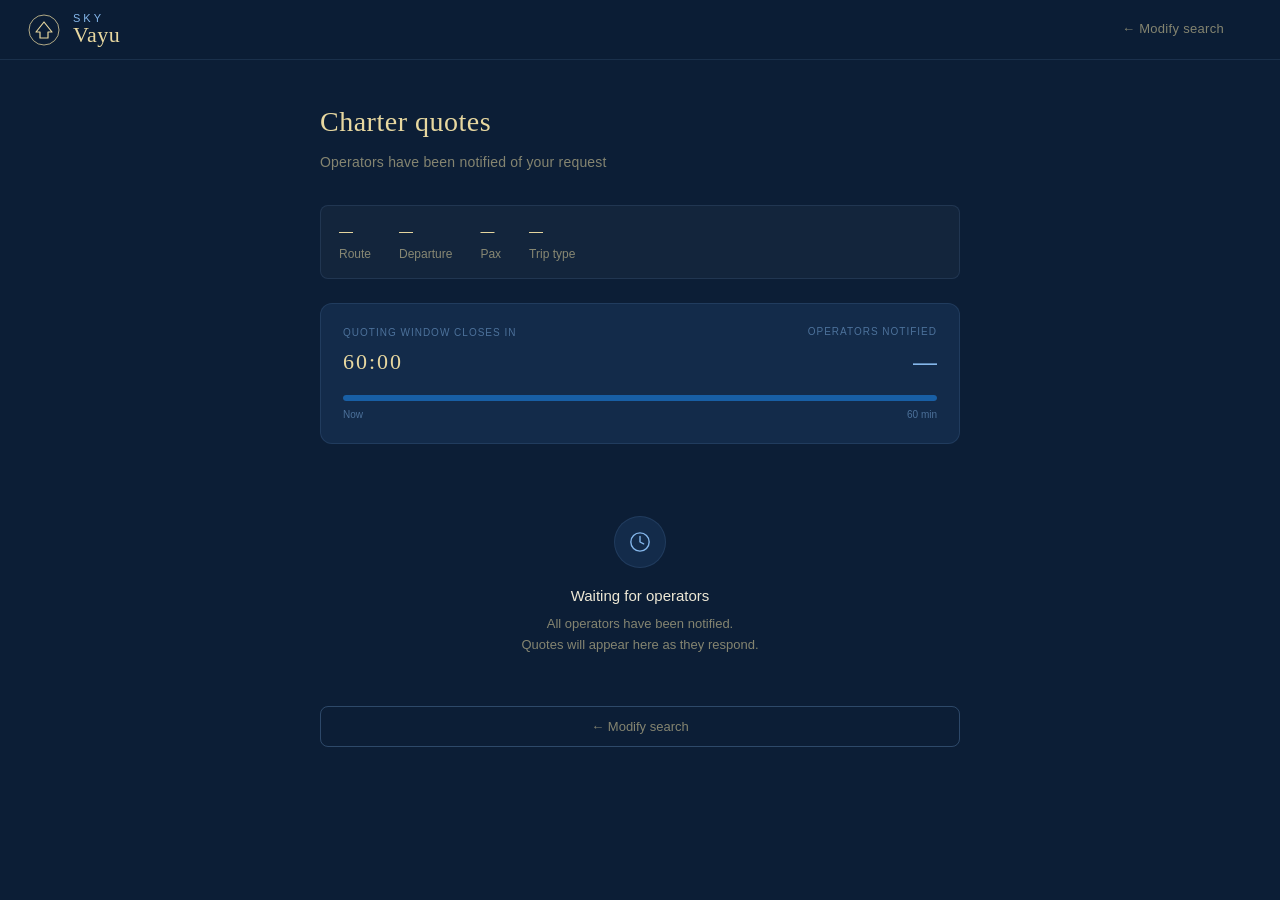
<file: results.html>
<!DOCTYPE html>
<html lang="en">
<head>
<meta charset="UTF-8"/>
<meta name="viewport" content="width=device-width,initial-scale=1.0"/>
<title>Charter Quotes — SkyVayu</title>
<link rel="stylesheet" href="css/base.css"/>
<link rel="stylesheet" href="css/app.css"/>
</head>
<body>

<!-- ── Nav ── -->
<nav>
  <a class="logo-wrap" href="index.html">
    <div class="logo-mark">
      <svg width="32" height="32" viewBox="0 0 32 32" fill="none">
        <circle cx="16" cy="16" r="15" stroke="var(--gold)" stroke-width="0.75"/>
        <path d="M8 18 L16 8 L24 18 L20 18 L20 24 L12 24 L12 18 Z" fill="none" stroke="var(--gold)" stroke-width="1.2" stroke-linejoin="round"/>
      </svg>
    </div>
    <div class="logo-text">
      <span class="logo-sky">Sky</span>
      <span class="logo-vayu">Vayu</span>
    </div>
  </a>
  <nav class="nav-links">
    <a href="booking.html">← Modify search</a>
  </nav>
</nav>

<!-- ── Page ── -->
<div class="page-wrap">
  <div class="page-hero">
    <h2>Charter quotes</h2>
    <p>Operators have been notified of your request</p>
  </div>

  <!-- Trip summary -->
  <div class="trip-summary">
    <div class="trip-item"><span id="rs-route">—</span>Route</div>
    <div class="trip-item"><span id="rs-date">—</span>Departure</div>
    <div class="trip-item"><span id="rs-pax">—</span>Pax</div>
    <div class="trip-item"><span id="rs-type">—</span>Trip type</div>
  </div>

  <!-- Timer -->
  <div id="timer-block" class="card" style="margin-bottom:20px;">
    <div style="display:flex;align-items:center;justify-content:space-between;margin-bottom:14px;">
      <div>
        <div style="font-size:10px;color:var(--text-tertiary);text-transform:uppercase;letter-spacing:.1em;margin-bottom:3px;">Quoting window closes in</div>
        <div id="timer-display" style="font-family:var(--font-display);font-size:22px;font-weight:400;color:var(--gold);letter-spacing:2px;">60:00</div>
      </div>
      <div style="text-align:right;">
        <div style="font-size:10px;color:var(--text-tertiary);text-transform:uppercase;letter-spacing:.1em;margin-bottom:3px;">Operators notified</div>
        <div id="timer-op-count" style="font-size:24px;font-weight:500;color:var(--blue-light);">—</div>
      </div>
    </div>
    <div style="width:100%;height:6px;background:rgba(133,183,235,0.12);border-radius:3px;overflow:hidden;">
      <div id="timer-bar" style="height:100%;width:100%;background:#185FA5;border-radius:3px;transition:width 1s linear,background 1s ease;"></div>
    </div>
    <div style="display:flex;justify-content:space-between;margin-top:6px;">
      <span style="font-size:10px;color:var(--text-tertiary);">Now</span>
      <span style="font-size:10px;color:var(--text-tertiary);">60 min</span>
    </div>
  </div>

  <!-- Expired banner -->
  <div id="expired-banner" style="display:none;background:rgba(186,117,23,0.1);border:0.5px solid rgba(186,117,23,0.3);border-radius:var(--radius-lg);padding:14px 18px;margin-bottom:20px;">
    <p style="font-size:13px;font-weight:500;color:#EF9F27;margin-bottom:3px;">Quoting window closed</p>
    <p style="font-size:12px;color:var(--text-secondary);">No new quotes will be added. The prices below are final — select one to proceed with your booking.</p>
  </div>

  <!-- Quotes received -->
  <div id="section-received" style="display:none;">
    <div class="section-label" id="label-received">Quotes received — 0</div>
    <div id="list-received"></div>
  </div>

  <!-- Calculating -->
  <div id="section-pending" style="display:none;">
    <div class="section-label" id="label-pending">Calculating quote — 0</div>
    <div id="list-pending"></div>
  </div>

  <!-- Empty state -->
  <div id="state-empty" style="text-align:center;padding:52px 20px 40px;">
    <div style="width:52px;height:52px;border-radius:50%;background:var(--bg-card);border:0.5px solid var(--border);display:flex;align-items:center;justify-content:center;margin:0 auto 16px;">
      <svg width="22" height="22" viewBox="0 0 24 24" fill="none" stroke="#85B7EB" stroke-width="1.5" stroke-linecap="round" stroke-linejoin="round"><circle cx="12" cy="12" r="10"/><polyline points="12 6 12 12 16 14"/></svg>
    </div>
    <p style="font-size:15px;font-weight:500;color:var(--text);margin-bottom:6px;">Waiting for operators</p>
    <p style="font-size:13px;color:var(--text-secondary);line-height:1.6;">All operators have been notified.<br>Quotes will appear here as they respond.</p>
  </div>

  <button class="btn-outline" onclick="window.location.href='booking.html'">← Modify search</button>
</div>

<script src="js/config.js"></script>
<script src="js/supabase.js"></script>
<script src="js/results.js"></script>
</body>
</html>
</file>
<file: css/base.css>
/* ── SkyVayu Base Styles ── */
*,*::before,*::after{box-sizing:border-box;margin:0;padding:0}
:root{
  --bg:#0C1E36;
  --bg-secondary:#0E2040;
  --bg-card:#132B4A;
  --bg-card-hover:#163354;
  --gold:#E8D8A0;
  --gold-dim:rgba(232,216,160,0.6);
  --gold-faint:rgba(232,216,160,0.08);
  --blue:#185FA5;
  --blue-light:#85B7EB;
  --blue-faint:rgba(24,95,165,0.15);
  --blue-border:rgba(133,183,235,0.2);
  --green:#3B6D11;
  --green-light:#97C459;
  --green-faint:rgba(59,109,17,0.2);
  --text:#EEE8D5;
  --text-secondary:rgba(232,216,160,0.55);
  --text-tertiary:rgba(133,183,235,0.5);
  --border:rgba(133,183,235,0.12);
  --border-hover:rgba(133,183,235,0.28);
  --radius:8px;
  --radius-lg:12px;
  --font-display:Georgia, 'Times New Roman', serif;
  --font:-apple-system, BlinkMacSystemFont, 'Segoe UI', sans-serif;
}
html{scroll-behavior:smooth}
body{font-family:var(--font);background:var(--bg);color:var(--text);min-height:100vh;font-size:15px;line-height:1.6}

/* ── Nav ── */
nav{
  background:rgba(12,30,54,0.92);
  backdrop-filter:blur(12px);
  border-bottom:0.5px solid var(--border);
  padding:0 28px;
  height:60px;
  display:flex;
  align-items:center;
  justify-content:space-between;
  position:sticky;
  top:0;
  z-index:100;
  transition:background .3s, border-color .3s;
}
.logo-wrap{display:flex;align-items:center;gap:13px;cursor:pointer;text-decoration:none;}
.logo-mark svg{display:block;}
.logo-text{display:flex;flex-direction:column;line-height:1;}
.logo-sky{font-family:var(--font);font-weight:300;font-size:11px;letter-spacing:3px;color:var(--blue-light);text-transform:uppercase;}
.logo-vayu{font-family:var(--font-display);font-weight:500;font-size:22px;color:var(--gold);letter-spacing:0.5px;}
.nav-links{display:flex;gap:28px;align-items:center;}
.nav-links a{font-size:13px;color:var(--text-secondary);text-decoration:none;cursor:pointer;letter-spacing:0.3px;transition:color .2s;}
.nav-links a:hover{color:var(--gold);}

/* ── Page layout ── */
.page-wrap{max-width:680px;margin:0 auto;padding:40px 20px 80px;}

/* ── Hero heading ── */
.page-hero{margin-bottom:32px;}
.page-hero h1{font-family:var(--font-display);font-size:38px;font-weight:300;color:var(--gold);letter-spacing:0.5px;line-height:1.2;margin-bottom:6px;}
.page-hero p{font-size:14px;color:var(--text-secondary);letter-spacing:0.2px;}
.page-hero h2{font-family:var(--font-display);font-size:28px;font-weight:300;color:var(--gold);letter-spacing:0.5px;margin-bottom:6px;}

/* ── Cards ── */
.card{
  background:var(--bg-card);
  border:0.5px solid var(--border);
  border-radius:var(--radius-lg);
  padding:20px 22px;
  margin-bottom:14px;
}

/* ── Section labels ── */
.section-label{
  font-size:10px;
  font-weight:500;
  color:var(--text-tertiary);
  text-transform:uppercase;
  letter-spacing:.1em;
  margin:28px 0 10px;
}

/* ── Fields ── */
.field-group{margin-bottom:16px;}
.field-label{font-size:12px;color:var(--text-secondary);display:block;margin-bottom:6px;letter-spacing:0.2px;}
input[type=text],input[type=number],input[type=date],input[type=time],input[type=password]{
  width:100%;
  height:40px;
  padding:0 14px;
  border:0.5px solid var(--border-hover);
  border-radius:var(--radius);
  background:rgba(255,255,255,0.04);
  color:var(--text);
  font-size:14px;
  font-family:var(--font);
  outline:none;
  transition:border-color .2s, box-shadow .2s;
}
input:focus{border-color:var(--blue-light);box-shadow:0 0 0 3px rgba(133,183,235,.1);}
input::placeholder{color:rgba(133,183,235,0.3);}
input[type=date]::-webkit-calendar-picker-indicator{filter:invert(0.6);}
input.error{border-color:#E24B4A !important;}
.error-msg{display:none;font-size:11px;color:#E24B4A;margin-top:4px;}
.error-msg.visible{display:block;}

/* ── Grid ── */
.grid-2{display:grid;grid-template-columns:1fr 1fr;gap:14px;}
.grid-3{display:grid;grid-template-columns:1fr 1fr 1fr;gap:14px;}

/* ── Toggles ── */
.toggle-group{display:flex;gap:6px;}
.toggle-btn{
  flex:1;padding:8px;font-size:12px;
  border:0.5px solid var(--border-hover);
  border-radius:var(--radius);
  background:transparent;
  color:var(--text-secondary);
  cursor:pointer;
  font-family:var(--font);
  transition:all .15s;
}
.toggle-btn.active{background:var(--blue-faint);color:var(--blue-light);border-color:var(--blue-border);}

/* ── Buttons ── */
.btn-primary{
  width:100%;padding:14px;font-size:14px;font-weight:500;
  background:var(--blue);color:#fff;
  border:none;border-radius:var(--radius);
  cursor:pointer;font-family:var(--font);
  margin-top:10px;letter-spacing:0.3px;
  transition:background .2s, transform .1s;
}
.btn-primary:hover{background:#1a6dbb;}
.btn-primary:active{transform:scale(.99);}
.btn-success{
  width:100%;padding:14px;font-size:14px;font-weight:500;
  background:var(--green);color:#fff;
  border:none;border-radius:var(--radius);
  cursor:pointer;font-family:var(--font);
  margin-top:10px;letter-spacing:0.3px;
  transition:background .2s;
}
.btn-success:hover{background:#457d14;}
.btn-outline{
  width:100%;padding:12px;font-size:13px;
  background:transparent;
  border:0.5px solid var(--border-hover);
  border-radius:var(--radius);
  cursor:pointer;color:var(--text-secondary);
  font-family:var(--font);margin-top:10px;
  transition:border-color .2s, color .2s;
}
.btn-outline:hover{border-color:var(--blue-border);color:var(--blue-light);}
.btn-select{
  padding:8px 18px;font-size:13px;
  background:transparent;
  border:0.5px solid var(--border-hover);
  border-radius:var(--radius);
  cursor:pointer;color:var(--text);
  font-family:var(--font);
  transition:all .15s;
}
.btn-select:hover{background:var(--blue-faint);border-color:var(--blue-border);color:var(--blue-light);}

/* ── Badges ── */
.badge{display:inline-block;font-size:11px;font-weight:500;padding:3px 10px;border-radius:20px;letter-spacing:0.3px;}
.badge-success{background:var(--green-faint);color:var(--green-light);border:0.5px solid rgba(59,109,17,0.3);}
.badge-warning{background:rgba(186,117,23,0.15);color:#EF9F27;border:0.5px solid rgba(186,117,23,0.25);}

/* ── Divider ── */
.divider{border:none;border-top:0.5px solid var(--border);margin:16px 0;}

/* ── Row ── */
.row{display:flex;justify-content:space-between;align-items:center;padding:10px 0;border-bottom:0.5px solid var(--border);font-size:14px;}
.row:last-child{border-bottom:none;}
.row-label{color:var(--text-secondary);}
.row-value{font-weight:500;color:var(--text);}

/* ── Total row ── */
.total-row{
  display:flex;justify-content:space-between;align-items:center;
  padding-top:14px;margin-top:4px;
  border-top:0.5px solid var(--border);
}

/* ── Timeline ── */
.timeline{list-style:none;}
.timeline li{display:flex;gap:14px;padding-bottom:18px;}
.timeline li:last-child{padding-bottom:0;}
.tl-dot{width:10px;height:10px;border-radius:50%;margin-top:5px;flex-shrink:0;}
.tl-done{background:var(--green-light);}
.tl-pending{background:transparent;border:1.5px solid var(--border-hover);}
.tl-text{font-size:13px;color:var(--text);}
.tl-sub{font-size:12px;color:var(--text-secondary);margin-top:2px;}

/* ── Success banner ── */
.success-banner{
  background:var(--green-faint);
  border:0.5px solid rgba(59,109,17,0.3);
  border-radius:var(--radius-lg);
  padding:32px 24px;
  text-align:center;
  margin-bottom:24px;
}
.check-circle{
  width:60px;height:60px;border-radius:50%;
  background:rgba(59,109,17,0.2);
  border:1px solid rgba(151,196,89,0.3);
  display:flex;align-items:center;justify-content:center;
  margin:0 auto 16px;
}
.ref-box{
  background:rgba(0,0,0,.2);
  border-radius:var(--radius);
  padding:12px 18px;
  display:flex;justify-content:space-between;align-items:center;
  margin-top:16px;
  border:0.5px solid var(--border);
}
.ref-code{font-size:18px;font-weight:500;letter-spacing:.1em;font-family:monospace;color:var(--gold);}

/* ── Responsive ── */
@media(max-width:500px){
  .grid-2,.grid-3{grid-template-columns:1fr;}
  .nav-links{display:none;}
  .page-hero h1{font-size:30px;}
}
</file>
<file: css/home.css>
/* ── Homepage — Sand & Sky palette ── */

body.on-home{background:#FAF7F2;color:#1C1410;}
body.on-home nav{
  background:rgba(250,247,242,0.95);
  border-bottom:0.5px solid rgba(107,89,64,0.2);
}
body.on-home .logo-sky{color:#8A7560;}
body.on-home .logo-vayu{color:#1C1410;}
body.on-home .nav-links a{color:#6B5940;}
body.on-home .nav-links a:hover{color:#C4860A;}
body.on-home .logo-mark circle:first-child{stroke:#1C1410 !important;}

/* ── Scroll nav buttons ── */
.scroll-btn{
  width:40px;height:40px;
  border-radius:50%;
  background:rgba(196,134,10,0.1);
  border:0.5px solid rgba(196,134,10,0.3);
  cursor:pointer;
  display:flex;align-items:center;justify-content:center;
  transition:all .2s;
  color:#C4860A;
}
.scroll-btn:hover{background:rgba(196,134,10,0.2);border-color:#C4860A;}
.scroll-btn-wrap{display:flex;justify-content:center;padding:16px 0 32px;}
.scroll-btn-wrap-top{display:flex;justify-content:center;padding:32px 0 0;}

/* ── Hero ── */
.hero{
  min-height:100vh;
  display:flex;flex-direction:column;
  align-items:center;justify-content:center;
  text-align:center;
  padding:120px 24px 60px;
  position:relative;
  overflow:hidden;
  background:#FAF7F2;
}
.hero::before{
  content:'';
  position:absolute;inset:0;
  background:
    radial-gradient(ellipse 70% 50% at 50% 0%, rgba(196,134,10,0.12) 0%, transparent 65%),
    radial-gradient(ellipse 50% 40% at 80% 90%, rgba(196,134,10,0.07) 0%, transparent 60%);
  pointer-events:none;
}
.hero-eyebrow{
  font-size:11px;font-weight:500;
  color:#8A7560;
  letter-spacing:.2em;text-transform:uppercase;
  margin-bottom:24px;
  display:flex;align-items:center;gap:10px;
}
.hero-eyebrow::before,.hero-eyebrow::after{
  content:'';width:32px;height:0.5px;
  background:#8A7560;opacity:0.6;
}
.hero-title{
  font-family:var(--font-display);
  font-size:clamp(44px,7vw,88px);
  font-weight:300;
  color:#1C1410;
  line-height:1.05;
  letter-spacing:-1px;
  margin-bottom:20px;
  max-width:800px;
}
.hero-title em{font-style:italic;color:#C4860A;}
.hero-sub{
  font-size:16px;color:#6B5940;
  max-width:480px;line-height:1.7;
  margin-bottom:40px;
}
.hero-cta{display:flex;gap:12px;flex-wrap:wrap;justify-content:center;}
.btn-hero-primary{
  padding:14px 32px;font-size:14px;font-weight:500;
  background:#C4860A;color:#fff;
  border:none;border-radius:var(--radius);
  cursor:pointer;font-family:var(--font);
  letter-spacing:0.3px;transition:background .2s,transform .1s;
}
.btn-hero-primary:hover{background:#A87208;}
.btn-hero-outline{
  padding:14px 32px;font-size:14px;
  background:transparent;
  border:0.5px solid rgba(107,89,64,0.35);
  border-radius:var(--radius);
  cursor:pointer;color:#6B5940;
  font-family:var(--font);
  transition:all .2s;
}
.btn-hero-outline:hover{border-color:#C4860A;color:#C4860A;}
.hero-stats{display:flex;gap:48px;margin-top:64px;flex-wrap:wrap;justify-content:center;}
.hero-stat{text-align:center;}
.hero-stat-num{font-family:var(--font-display);font-size:36px;font-weight:300;color:#C4860A;display:block;}
.hero-stat-label{font-size:12px;color:#8A7560;letter-spacing:.05em;}

/* ── Sections ── */
.section{padding:96px 24px;max-width:1000px;margin:0 auto;background:#FAF7F2;}
.section-tag{font-size:11px;font-weight:500;color:#C4860A;letter-spacing:.15em;text-transform:uppercase;margin-bottom:16px;display:block;}
.section-title{font-family:var(--font-display);font-size:clamp(32px,4vw,48px);font-weight:300;color:#1C1410;line-height:1.15;margin-bottom:48px;}

/* ── Steps ── */
.steps{display:grid;grid-template-columns:repeat(3,1fr);gap:32px;}
.step{
  background:#FFF8F0;
  border:0.5px solid rgba(107,89,64,0.18);
  border-radius:var(--radius-lg);
  padding:28px 24px;
  transition:border-color .2s, box-shadow .2s;
}
.step:hover{border-color:#C4860A;box-shadow:0 4px 24px rgba(196,134,10,0.08);}
.step-num{font-family:var(--font-display);font-size:48px;font-weight:300;color:rgba(196,134,10,0.18);line-height:1;margin-bottom:16px;}
.step-title{font-size:15px;font-weight:500;color:#1C1410;margin-bottom:8px;}
.step-desc{font-size:13px;color:#6B5940;line-height:1.6;}

/* ── Trust ── */
.trust-grid{display:grid;grid-template-columns:repeat(2,1fr);gap:20px;}
.trust-card{
  background:#FFF8F0;
  border:0.5px solid rgba(107,89,64,0.18);
  border-radius:var(--radius-lg);
  padding:24px;
  display:flex;gap:16px;align-items:flex-start;
}
.trust-icon{
  width:40px;height:40px;border-radius:10px;
  background:rgba(196,134,10,0.1);
  border:0.5px solid rgba(196,134,10,0.25);
  display:flex;align-items:center;justify-content:center;
  flex-shrink:0;
}
.trust-icon svg{stroke:#C4860A !important;}
.trust-title{font-size:14px;font-weight:500;color:#1C1410;margin-bottom:4px;}
.trust-desc{font-size:12px;color:#6B5940;line-height:1.5;}

/* ── Routes ── */
.routes-grid{display:grid;grid-template-columns:repeat(3,1fr);gap:16px;}
.route-card{
  background:#FFF8F0;
  border:0.5px solid rgba(107,89,64,0.18);
  border-radius:var(--radius-lg);
  padding:20px;cursor:pointer;
  transition:all .2s;
}
.route-card:hover{border-color:#C4860A;box-shadow:0 4px 20px rgba(196,134,10,0.1);}
.route-from-to{font-size:15px;font-weight:500;color:#1C1410;margin-bottom:6px;}
.route-detail{font-size:12px;color:#8A7560;}
.route-price{font-family:var(--font-display);font-size:20px;color:#C4860A;margin-top:12px;}
.route-price-label{font-size:10px;color:#8A7560;letter-spacing:.05em;}

/* ── Divider ── */
.section-divider{height:0.5px;background:linear-gradient(90deg,transparent,rgba(107,89,64,0.2),transparent);margin:0;}

/* ── Footer ── */
.home-footer{border-top:0.5px solid rgba(107,89,64,0.2);padding:32px 24px;text-align:center;background:#FAF7F2;}
.home-footer p{font-size:12px;color:#8A7560;}

@media(max-width:600px){
  .steps{grid-template-columns:1fr;}
  .trust-grid{grid-template-columns:1fr;}
  .routes-grid{grid-template-columns:1fr 1fr;}
}
@media(max-width:400px){
  .routes-grid{grid-template-columns:1fr;}
}
</file>
<file: css/app.css>
/* ── App pages — booking, results, payment, confirmed ── */

/* ── Autocomplete ── */
.ac-wrap{position:relative;}
.ac-dropdown{
  position:absolute;
  top:calc(100% + 4px);
  left:0;right:0;
  background:#0E2040;
  border:0.5px solid var(--blue-border);
  border-radius:var(--radius);
  z-index:200;
  max-height:240px;
  overflow-y:auto;
  display:none;
  box-shadow:0 8px 24px rgba(0,0,0,0.4);
}
.ac-dropdown.open{display:block;}
.ac-item{
  padding:10px 14px;
  cursor:pointer;
  display:flex;
  justify-content:space-between;
  align-items:center;
  border-bottom:0.5px solid var(--border);
  transition:background .12s;
}
.ac-item:last-child{border-bottom:none;}
.ac-item:hover,.ac-item.active{background:var(--blue-faint);}
.ac-city{font-size:14px;color:var(--text);}
.ac-city span{font-size:11px;color:var(--text-secondary);display:block;margin-top:1px;}
.ac-icao{font-size:11px;font-weight:500;color:var(--blue-light);font-family:monospace;letter-spacing:1px;background:rgba(133,183,235,0.1);padding:2px 7px;border-radius:4px;}
.ac-dropdown::-webkit-scrollbar{width:4px;}
.ac-dropdown::-webkit-scrollbar-track{background:transparent;}
.ac-dropdown::-webkit-scrollbar-thumb{background:var(--border-hover);border-radius:2px;}

/* ── Trip type selector ── */
.trip-type-row{display:flex;gap:8px;margin-bottom:20px;}
.trip-type-btn{
  flex:1;padding:10px 8px;font-size:13px;font-weight:400;
  border:0.5px solid var(--border-hover);
  border-radius:var(--radius);
  background:transparent;color:var(--text-secondary);
  cursor:pointer;font-family:var(--font);
  transition:all .15s;text-align:center;
}
.trip-type-btn.active{
  background:var(--blue-faint);color:var(--blue-light);
  border-color:var(--blue-border);font-weight:500;
}

/* ── Return date row ── */
#return-row{display:none;}
#return-row.visible{display:grid;}

/* ── Multi sector ── */
#multi-sector-wrap{display:none;}
#multi-sector-wrap.visible{display:block;}
.sector-card{
  background:rgba(255,255,255,0.03);
  border:0.5px solid var(--border);
  border-radius:var(--radius-lg);
  padding:16px 18px;
  margin-bottom:10px;
  position:relative;
}
.sector-number{
  font-size:10px;font-weight:500;
  color:var(--text-tertiary);
  text-transform:uppercase;letter-spacing:.1em;
  margin-bottom:12px;display:flex;
  justify-content:space-between;align-items:center;
}
.sector-remove{
  background:none;border:none;cursor:pointer;
  color:var(--text-tertiary);font-size:18px;
  line-height:1;padding:0 2px;
  transition:color .15s;
}
.sector-remove:hover{color:#E24B4A;}
.btn-add-sector{
  width:100%;padding:11px;font-size:13px;
  background:transparent;
  border:0.5px dashed var(--border-hover);
  border-radius:var(--radius);cursor:pointer;
  color:var(--text-secondary);font-family:var(--font);
  margin-top:4px;margin-bottom:4px;
  transition:all .15s;
}
.btn-add-sector:hover{border-color:var(--blue-border);color:var(--blue-light);}

/* ── Special requirements label ── */
.req-label{font-size:10px;font-weight:500;color:var(--text-tertiary);text-transform:uppercase;letter-spacing:.1em;margin:20px 0 12px;}

/* ── OTP section ── */
.otp-section{
  background:var(--bg-card);
  border:0.5px solid var(--border);
  border-radius:var(--radius-lg);
  padding:20px 22px;
  margin-bottom:14px;
}
.otp-header{display:flex;align-items:center;gap:10px;margin-bottom:16px;}
.otp-badge{
  width:28px;height:28px;border-radius:50%;
  background:var(--blue-faint);border:0.5px solid var(--blue-border);
  display:flex;align-items:center;justify-content:center;
  flex-shrink:0;
}
.otp-title{font-size:14px;font-weight:500;color:var(--text);}
.otp-subtitle{font-size:12px;color:var(--text-secondary);}
.otp-verified{
  display:none;
  align-items:center;gap:8px;
  padding:10px 14px;
  background:var(--green-faint);
  border:0.5px solid rgba(59,109,17,0.3);
  border-radius:var(--radius);
  font-size:13px;color:var(--green-light);
}
.otp-verified.show{display:flex;}
.phone-row{display:flex;gap:8px;}
.country-dd{
  position:relative;
  min-width:100px;height:40px;
  padding:0 10px;
  border:0.5px solid var(--border-hover);
  border-radius:var(--radius);
  background:rgba(255,255,255,0.04);
  color:var(--text);
  font-size:13px;font-family:var(--font);
  cursor:pointer;flex-shrink:0;
  display:flex;align-items:center;gap:6px;
  user-select:none;
}
.country-dd:hover{border-color:var(--blue-border);}
.country-dd-list{
  display:none;
  position:absolute;
  top:calc(100% + 4px);left:0;
  width:220px;
  background:var(--bg-card);
  border:0.5px solid var(--border-hover);
  border-radius:var(--radius);
  z-index:200;
  box-shadow:0 8px 32px rgba(0,0,0,0.3);
  max-height:260px;
  overflow:hidden;
  flex-direction:column;
}
.country-dd-list.open{display:flex;}
.country-dd-search-wrap{padding:8px 8px 4px;}
.country-dd-search{
  width:100%;height:32px;
  border:0.5px solid var(--border-hover);
  border-radius:var(--radius);
  background:rgba(255,255,255,0.06);
  color:var(--text);font-size:12px;
  padding:0 10px;outline:none;
  font-family:var(--font);
}
.country-dd-search:focus{border-color:var(--blue-light);}
#country-dd-items{overflow-y:auto;max-height:200px;}
.country-dd-item{
  padding:8px 12px;
  font-size:13px;color:var(--text);
  cursor:pointer;
  display:flex;align-items:center;gap:8px;
  transition:background .1s;
}
.country-dd-item:hover{background:var(--blue-faint);}
.country-dd-item.selected{background:var(--blue-faint);color:var(--blue-light);}
.dd-flag{width:20px;height:14px;border-radius:2px;object-fit:cover;flex-shrink:0;}
.dd-flag-trigger{width:20px;height:14px;border-radius:2px;object-fit:cover;}
.dd-name{font-size:12px;color:var(--text-secondary);flex:1;}
.dd-dial{font-size:12px;color:var(--text-tertiary);}
.btn-send-otp{
  padding:0 18px;height:40px;
  font-size:13px;font-weight:500;
  background:var(--blue);color:#fff;
  border:none;border-radius:var(--radius);
  cursor:pointer;font-family:var(--font);
  white-space:nowrap;flex-shrink:0;
  transition:background .2s;
}
.btn-send-otp:hover{background:#1a6dbb;}
.btn-send-otp:disabled{background:rgba(24,95,165,0.4);cursor:not-allowed;}
.otp-input-row{display:flex;gap:8px;margin-top:10px;}
.otp-digits{display:flex;gap:8px;flex:1;}
.otp-digit{
  width:100%;height:44px;
  text-align:center;font-size:18px;font-weight:500;
  border:0.5px solid var(--border-hover);
  border-radius:var(--radius);
  background:rgba(255,255,255,0.04);
  color:var(--text);font-family:monospace;
  padding:0;
}
.otp-digit:focus{border-color:var(--blue-light);box-shadow:0 0 0 3px rgba(133,183,235,.1);}
.otp-digit.error{border-color:#E24B4A;}
.btn-verify-otp{
  padding:0 18px;height:44px;
  font-size:13px;font-weight:500;
  background:var(--green);color:#fff;
  border:none;border-radius:var(--radius);
  cursor:pointer;font-family:var(--font);
  white-space:nowrap;flex-shrink:0;
  transition:background .2s;
}
.btn-verify-otp:hover{background:#457d14;}
.otp-resend{font-size:12px;color:var(--text-secondary);margin-top:8px;}
.otp-resend a{color:var(--blue-light);cursor:pointer;text-decoration:none;}
.otp-resend a:hover{text-decoration:underline;}

/* ── Trip summary (results page) ── */
.trip-summary{
  background:rgba(255,255,255,0.03);
  border:0.5px solid var(--border);
  border-radius:var(--radius);
  padding:14px 18px;
  margin-bottom:24px;
  display:flex;gap:28px;flex-wrap:wrap;
}
.trip-item{font-size:12px;color:var(--text-secondary);}
.trip-item span{color:var(--gold);font-weight:500;display:block;font-size:14px;margin-bottom:2px;}

/* ── Quote card ── */
.quote-card{
  background:var(--bg-card);
  border:0.5px solid var(--border);
  border-radius:var(--radius-lg);
  padding:18px 20px;
  margin-bottom:10px;
  transition:border-color .2s;
}
.quote-card:hover{border-color:var(--blue-border);}
.quote-card.pending{opacity:.5;}
.op-name{font-size:15px;font-weight:500;color:var(--text);margin-bottom:3px;}
.op-meta{font-size:12px;color:var(--text-secondary);}

/* ── Timer ── */
.timer-urgent{color:#E24B4A !important;animation:pulse 1s infinite;}
@keyframes pulse{0%,100%{opacity:1;}50%{opacity:0.6;}}

/* ── Payment tabs ── */
.pay-tabs{
  display:flex;gap:0;
  border-bottom:0.5px solid var(--border);
  margin-bottom:20px;
}
.pay-tab{
  padding:10px 20px;font-size:13px;
  border:none;background:transparent;
  color:var(--text-secondary);cursor:pointer;
  font-family:var(--font);text-align:center;
  border-bottom:2px solid transparent;
  margin-bottom:-0.5px;
  transition:all .15s;
}
.pay-tab.active{color:var(--blue-light);border-bottom-color:var(--blue-light);}
.pay-panel{display:none;}
.pay-panel.active{display:block;}
.upi-apps{display:flex;gap:8px;margin-bottom:14px;}
.upi-app{
  flex:1;padding:9px 6px;
  border:0.5px solid var(--border-hover);
  border-radius:var(--radius);
  font-size:12px;text-align:center;
  cursor:pointer;color:var(--text);
  background:transparent;font-family:var(--font);
  transition:all .15s;
}
.upi-app.active{border-color:var(--blue-border);background:var(--blue-faint);color:var(--blue-light);}
.bank-option{
  display:flex;align-items:center;gap:10px;
  padding:10px 14px;
  border:0.5px solid var(--border);
  border-radius:var(--radius);
  margin-bottom:8px;cursor:pointer;font-size:14px;
  color:var(--text);transition:all .15s;
}
.bank-option.active{border-color:var(--blue-border);background:var(--blue-faint);color:var(--blue-light);}
.bank-option input[type=radio]{accent-color:var(--blue-light);width:auto;height:auto;background:none;border:none;}
</file>
